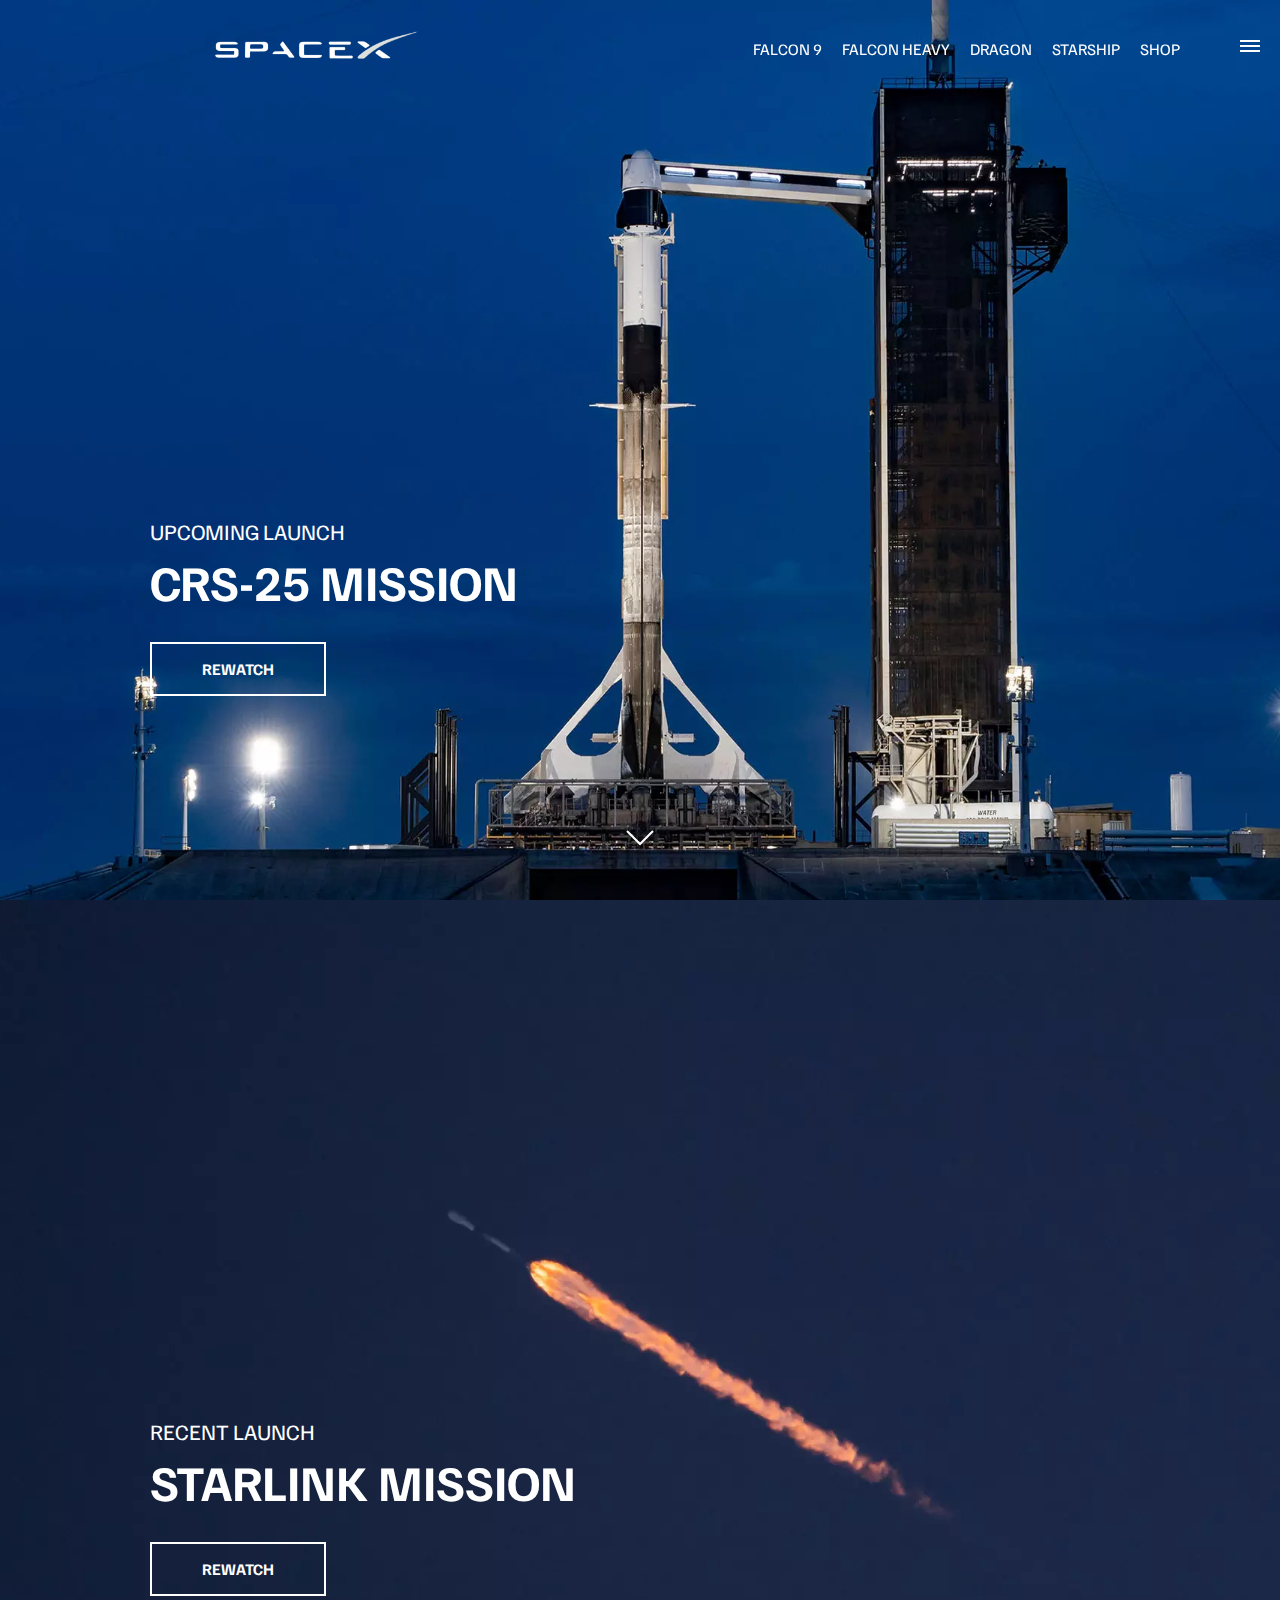
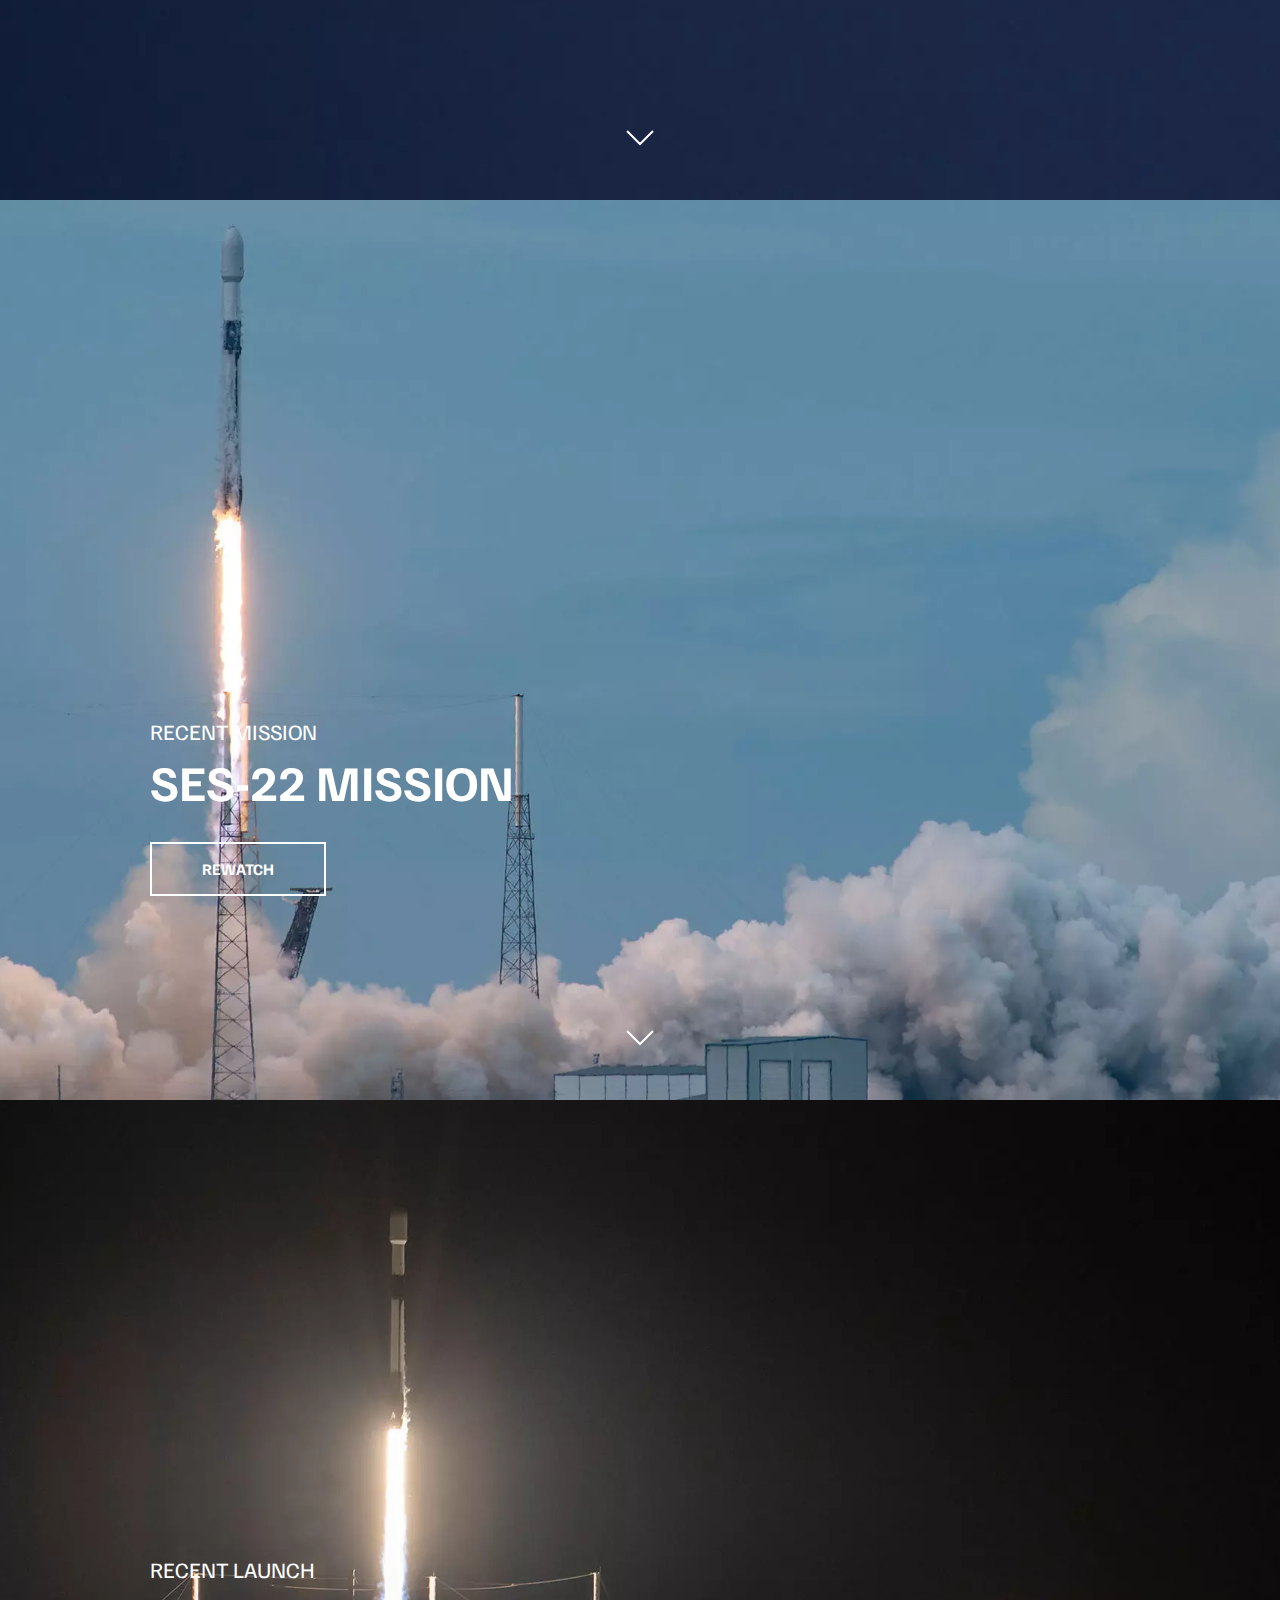
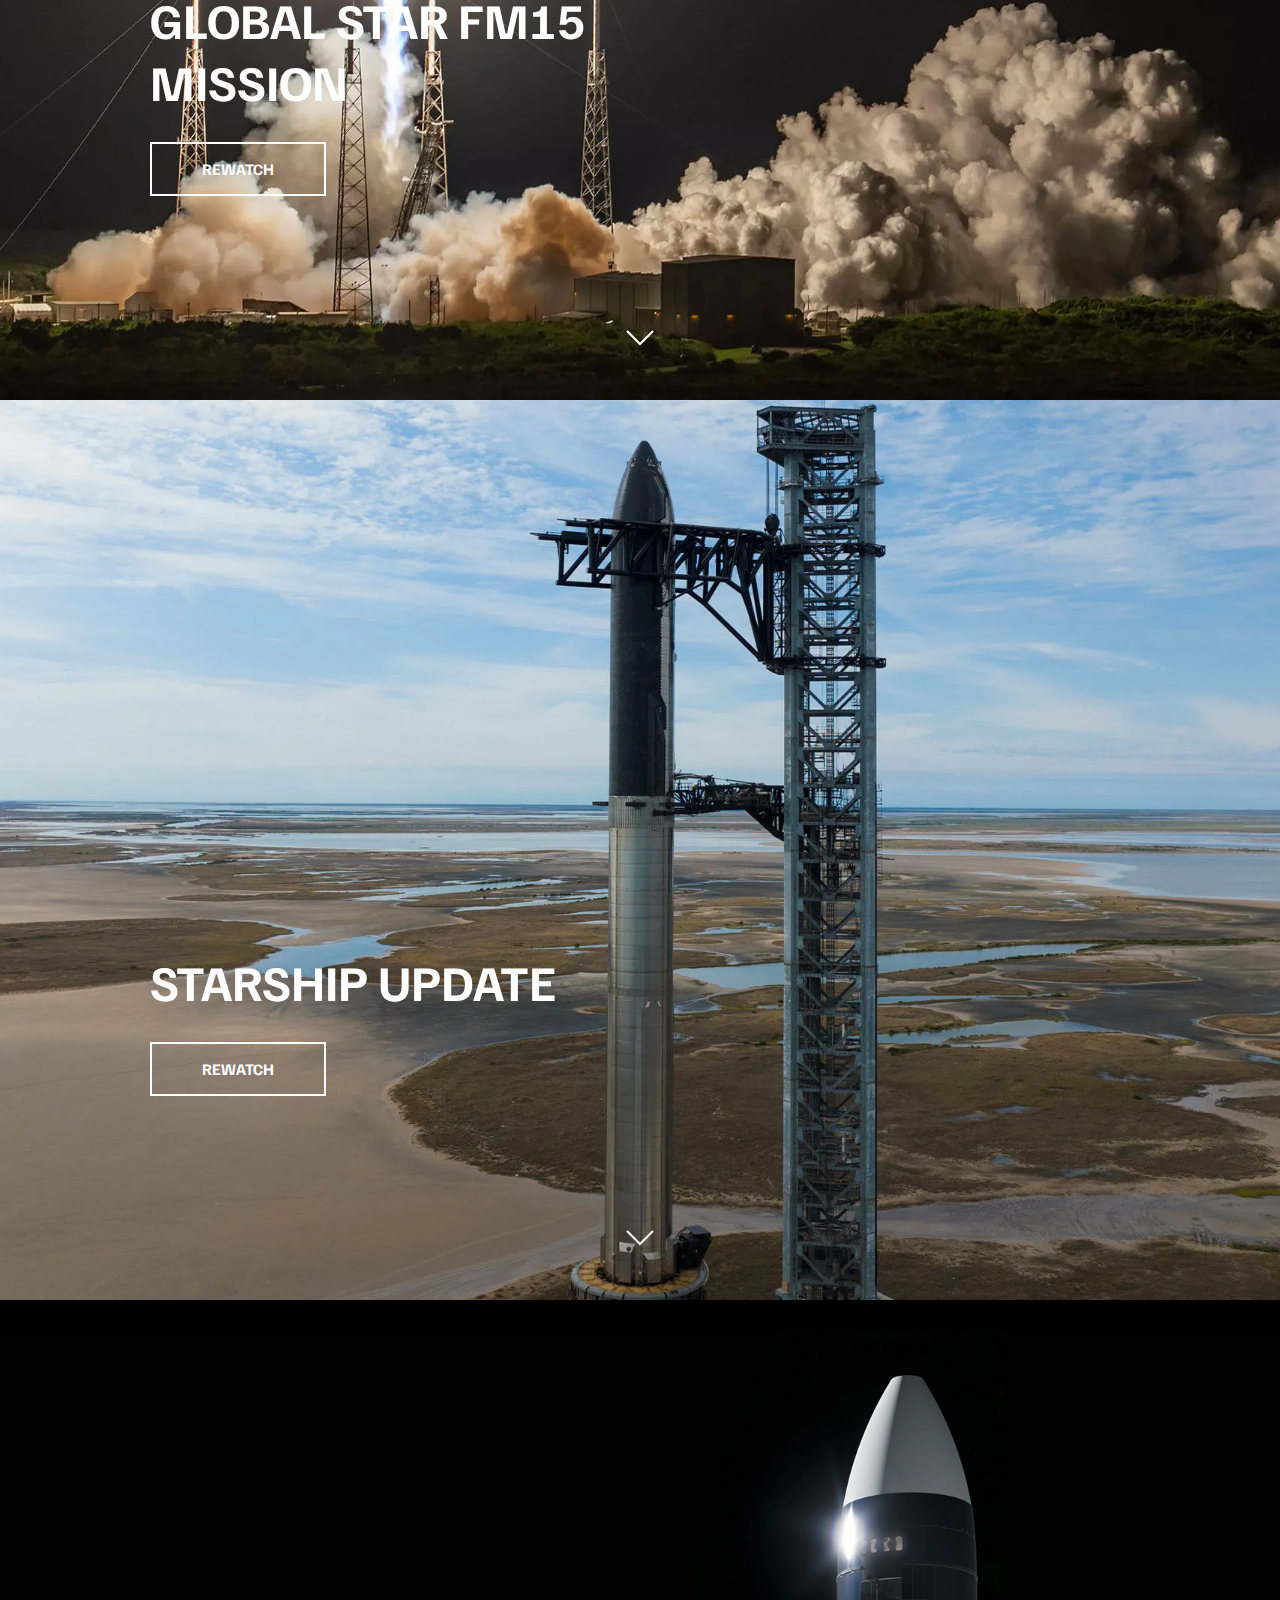
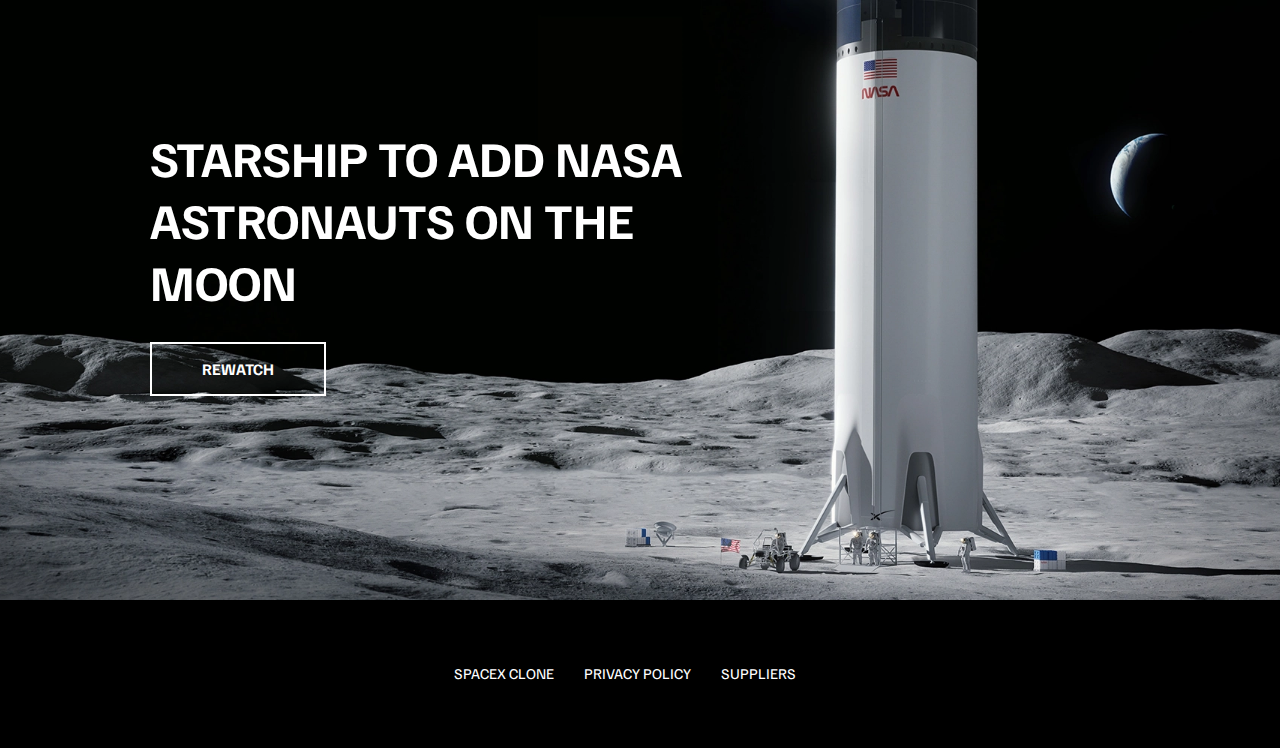
<file: spaceXClone/index.html>
<!DOCTYPE html>

<html lang="en">    
    <head>
        <meta charset="UTF-8">
        <meta name="viewport" content="width=device-width, initial-scale=1.0">
        <title>SpaceX Clone</title>
        <link rel="stylesheet" href="styles.css">
        <link rel="icon" href="image/favicon.ico" type="image/x-icon">
        <script src="script.js" defer></script>
    </head>

    <body>
        <div id="overlay"></div>
        <div id="mobile-menu" class="mobile-main-menu">
            <ul>
                <li><a href="#mission">Mission</a></li>
                <li><a href="#launches">Launches</a></li>
                <li><a href="#careers">Careers</a></li>
                <li><a href="#updates">Updates</a></li>

                <li class="mobile-only"><a href="falcon9.html">Falcon 9</a></li>
                <li class="mobile-only"><a href="falcon-heavy.html">Falcon Heavy</a></li>
                <li class="mobile-only"><a href="dragon.html">Dragon</a></li>
                <li class="mobile-only"><a href="starship.html">Starship</a></li>
                <li class="mobile-only"><a href="https://shop.spacex.com/" target="_blank" rel="noopener">Shop</a></li>
            </ul>
        </div>
        <header class="main-header">
            <div class="logo">
                <a href="index.html">
                    <img src="image/logo.png" alt="SpaceX Logo">
                </a>
            </div>
            <nav class="desktop-main-menu">
                <ul>
                    <li><a href="falcon9.html">Falcon 9</a></li>
                    <li><a href="falcon-heavy.html">Falcon Heavy</a></li>
                    <li><a href="dragon.html">Dragon</a></li>
                    <li><a href="starship.html">Starship</a></li>
                    <li><a href="https://shop.spacex.com/" target="_blank" rel="noopener">Shop</a></li>
                </ul>
            </nav>
        </header>

        <button id="menu-btn" class="hamburger" type="button">
            <span class="hamburger-top"></span>
            <span class="hamburger-mid"></span>
            <span class="hamburger-bot"></span>
        </button>

        <section class="section-a">
            <div class="section-inner">
                <h4>Upcoming launch</h4>
                <h2>CRS-25 Mission</h2>
                <a href="#" class="btn">
                    <div class="hover"></div>
                    <span>Rewatch</span>
                </a>
            </div>

            <div class="scroll-arrow">
                <svg width="30px" height="20px">
                    <path stroke="#ffffff" fill="none" stroke-width="2px" d="M2.000,5.000 L15.000,18.000 L28.000,5.000 "></path>
                </svg>
            </div>
        </section>

        <section class="section-b">
            <div class="section-inner">
                <h4>Recent launch</h4>
                <h2>Starlink Mission</h2>
                <a href="#" class="btn">
                    <div class="hover"></div>
                    <span>Rewatch</span>
                </a>
            </div>

            <div class="scroll-arrow">
                <svg width="30px" height="20px">
                    <path stroke="#ffffff" fill="none" stroke-width="2px" d="M2.000,5.000 L15.000,18.000 L28.000,5.000 "></path>
                </svg>
            </div>
        </section>

        <section class="section-c">
            <div class="section-inner">
                <h4>Recent Mission</h4>
                <h2>SES-22 Mission</h2>
                <a href="#" class="btn">
                    <div class="hover"></div>
                    <span>Rewatch</span>
                </a>
            </div>

            <div class="scroll-arrow">
                <svg width="30px" height="20px">
                    <path stroke="#ffffff" fill="none" stroke-width="2px" d="M2.000,5.000 L15.000,18.000 L28.000,5.000 "></path>
                </svg>
            </div>
        </section>

        <section class="section-d">
            <div class="section-inner">
                <h4>Recent launch</h4>
                <h2>Global Star FM15 Mission</h2>
                <a href="#" class="btn">
                    <div class="hover"></div>
                    <span>Rewatch</span>
                </a>
            </div>

            <div class="scroll-arrow">
                <svg width="30px" height="20px">
                    <path stroke="#ffffff" fill="none" stroke-width="2px" d="M2.000,5.000 L15.000,18.000 L28.000,5.000 "></path>
                </svg>
            </div>
        </section>

        <section class="section-e">
            <div class="section-inner">
                <h2>Starship Update</h2>
                <a href="#" class="btn">
                    <div class="hover"></div>
                    <span>Rewatch</span>
                </a>
            </div>

            <div class="scroll-arrow">
                <svg width="30px" height="20px">
                    <path stroke="#ffffff" fill="none" stroke-width="2px" d="M2.000,5.000 L15.000,18.000 L28.000,5.000 "></path>
                </svg>
            </div>
        </section>

        <section class="section-f">
            <div class="section-inner">
                <h2>Starship to add NASA astronauts on the moon</h2>
                <a href="#" class="btn">
                    <div class="hover"></div>
                    <span>Rewatch</span>
                </a>
            </div>
        </section>
    </body>

    <footer>
        <ul>
            <li><a href="#">SpaceX Clone</a></li>
            <li><a href="#policy">PRIVACY POLICY</a></li>
            <li><a href="#suppliers">SUPPLIERS</a></li>
        </ul>
    </footer>

</html>
</file>
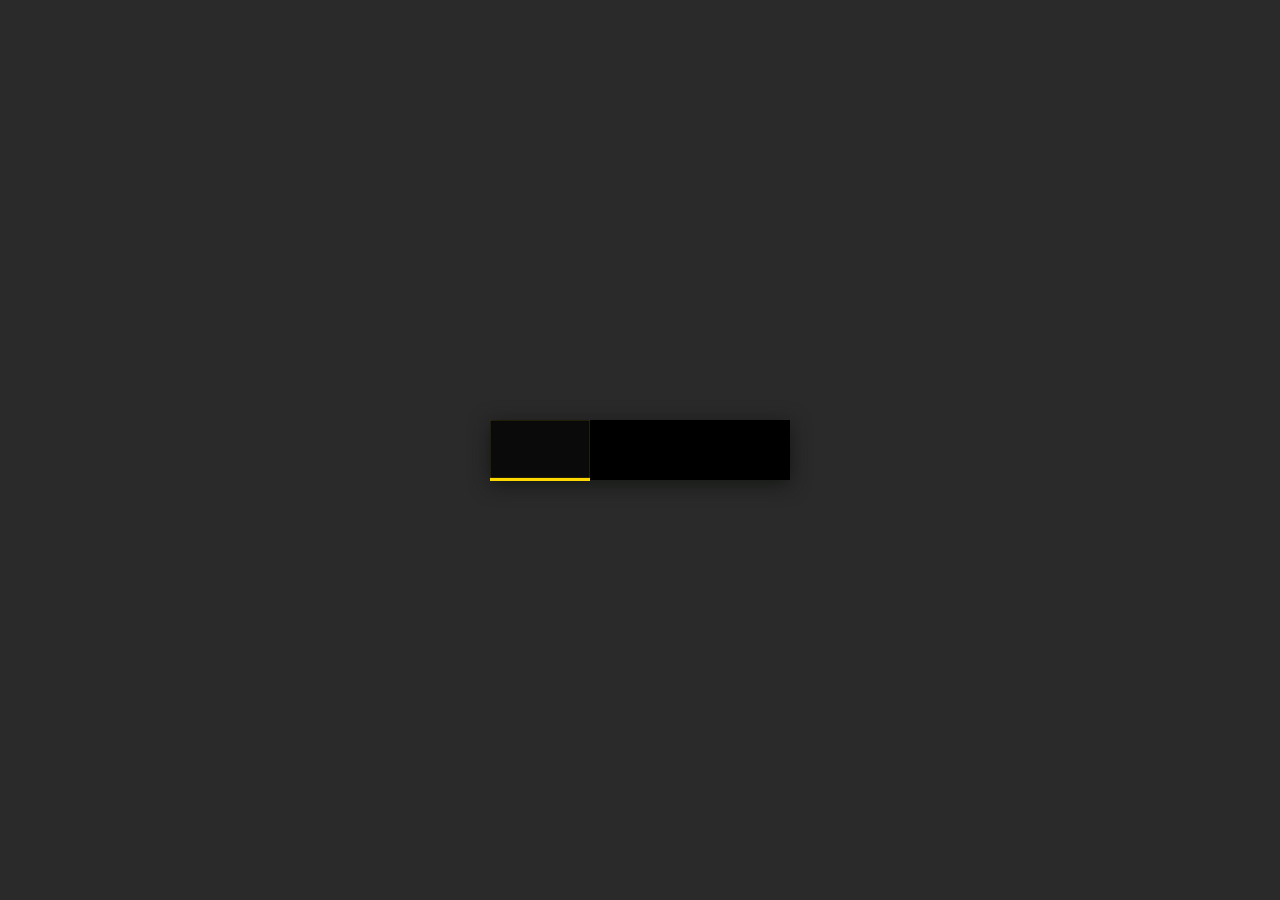
<file: Web Template/buttonGroup/index.html>
<!DOCTYPE html>
<html lang="en">
  <head>
    <meta charset="UTF-8" />
    <meta name="viewport" content="width=device-width, initial-scale=1.0" />
    <title>Document</title>
    <link rel="stylesheet" href="style.css" />
  </head>
  <body>
    <div class="btn-grp">
      <button class="active" data-num="0">
        <i class="fa fa-cut" aria-hidden="true"></i>
      </button>
      <button data-num="1">
        <i class="fa fa-copy" aria-hidden="true"></i>
      </button>
      <button data-num="2">
        <i class="fa fa-paste" aria-hidden="true"></i>
      </button>

      <div class="indicator"></div>
    </div>
    <script src="script.js"></script>
  </body>
</html>
</file>
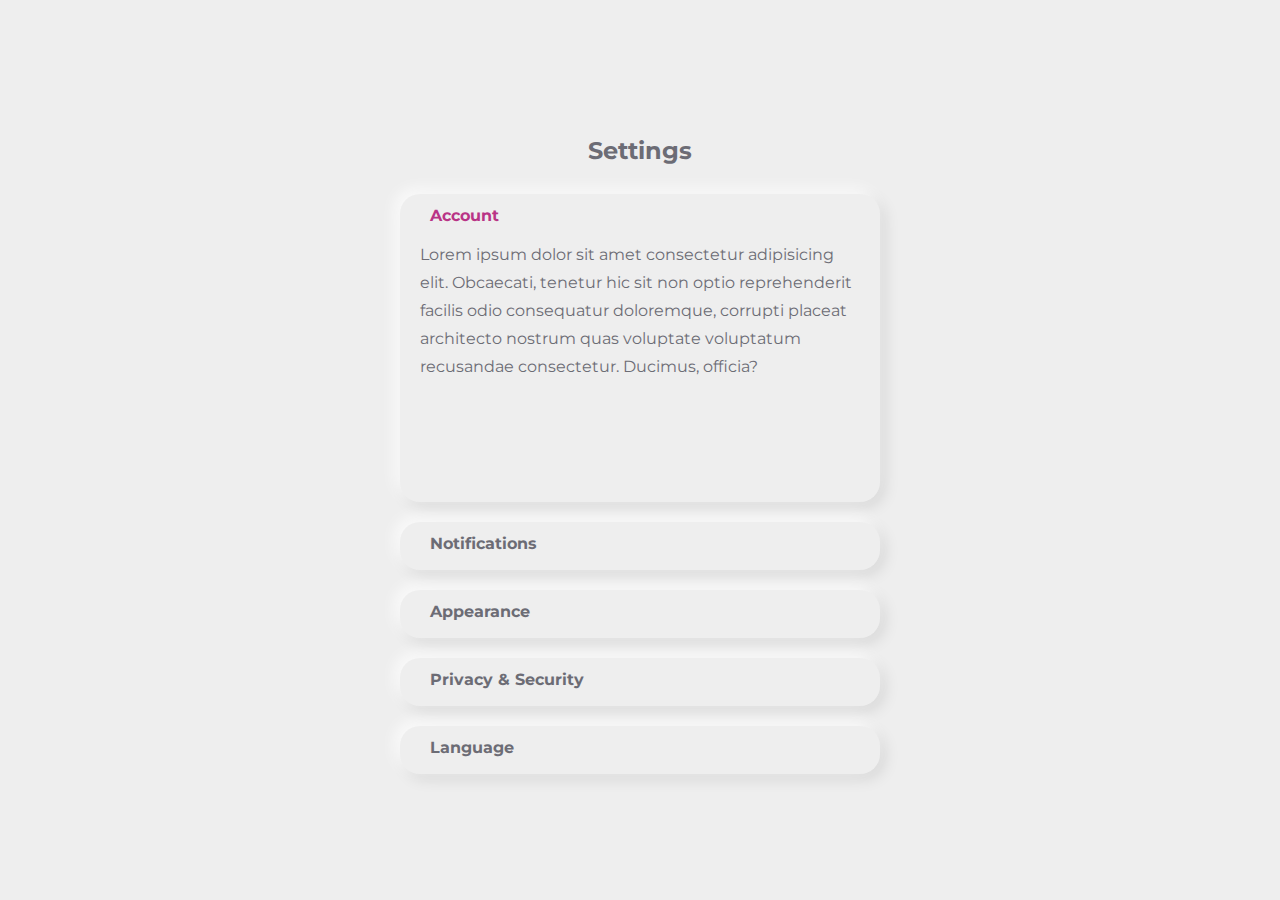
<file: Web Template/expandCard/index.html>
<!DOCTYPE html>
<html lang="en">
  <head>
    <meta charset="UTF-8" />
    <meta name="viewport" content="width=device-width, initial-scale=1.0" />
    <title>expand tab</title>
    <!--=============== FONT AWESOME ===============-->
    <link rel="stylesheet" href="styles.css" />
  </head>
  <body>
    <h2>Settings</h2>
    <div class="container">
      <div class="panel active">
        <div class="setting-title">
          <i class="fa-solid fa-user"></i>
          <h3>Account</h3>
        </div>
        <div class="setting-content">
          Lorem ipsum dolor sit amet consectetur adipisicing elit. Obcaecati,
          tenetur hic sit non optio reprehenderit facilis odio consequatur
          doloremque, corrupti placeat architecto nostrum quas voluptate
          voluptatum recusandae consectetur. Ducimus, officia?
        </div>
      </div>
      <div class="panel">
        <div class="setting-title">
          <i class="fa-solid fa-bell"></i>
          <h3>Notifications</h3>
        </div>
        <div class="setting-content">
          Lorem ipsum dolor sit amet consectetur adipisicing elit. Obcaecati,
          tenetur hic sit non optio reprehenderit facilis odio consequatur
          doloremque, corrupti placeat architecto nostrum quas voluptate
          voluptatum recusandae consectetur. Ducimus, officia?
        </div>
      </div>
      <div class="panel">
        <div class="setting-title">
          <i class="fa-solid fa-eye"></i>
          <h3>Appearance</h3>
        </div>
        <div class="setting-content">
          Lorem ipsum dolor sit amet consectetur adipisicing elit. Obcaecati,
          tenetur hic sit non optio reprehenderit facilis odio consequatur
          doloremque, corrupti placeat architecto nostrum quas voluptate
          voluptatum recusandae consectetur. Ducimus, officia?
        </div>
      </div>
      <div class="panel">
        <div class="setting-title">
          <i class="fa-solid fa-lock"></i>
          <h3>Privacy & Security</h3>
        </div>
        <div class="setting-content">
          Lorem ipsum dolor sit amet consectetur adipisicing elit. Obcaecati,
          tenetur hic sit non optio reprehenderit facilis odio consequatur
          doloremque, corrupti placeat architecto nostrum quas voluptate
          voluptatum recusandae consectetur. Ducimus, officia?
        </div>
      </div>
      <div class="panel">
        <div class="setting-title">
          <i class="fa-solid fa-earth-africa"></i>
          <h3>Language</h3>
        </div>
        <div class="setting-content">
          Lorem ipsum dolor sit amet consectetur adipisicing elit. Obcaecati,
          tenetur hic sit non optio reprehenderit facilis odio consequatur
          doloremque, corrupti placeat architecto nostrum quas voluptate
          voluptatum recusandae consectetur. Ducimus, officia?
        </div>
      </div>
    </div>

    <script src="script.js"></script>
  </body>
</html>
</file>
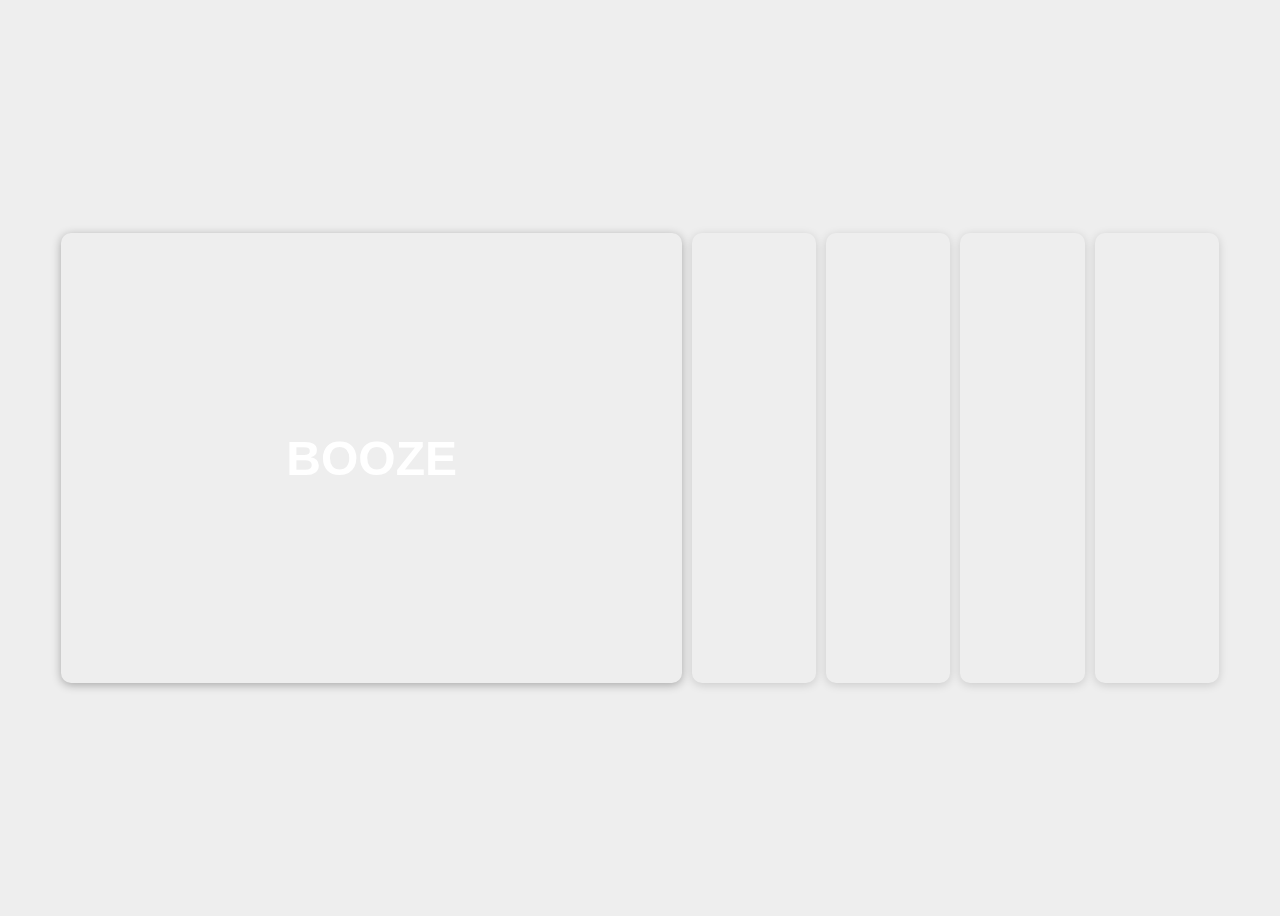
<file: Web Template/flexboxPanel/index.html>
<!DOCTYPE html>
<html lang="en">
  <head>
    <meta charset="UTF-8" />
    <meta name="viewport" content="width=device-width, initial-scale=1.0" />
    <title>panel</title>
    <link rel="stylesheet" href="style.css" />
  </head>
  <body>
    <div class="panels">
      <div class="panel active">
        <h1>Booze</h1>
      </div>
      <div class="panel">
        <h1>Pinball</h1>
      </div>
      <div class="panel">
        <h1>Smoothies</h1>
      </div>
      <div class="panel">
        <h1>Dogs</h1>
      </div>
      <div class="panel">
        <h1>Cigarettes</h1>
      </div>
    </div>
    <script src="script.js"></script>
  </body>
</html>
</file>
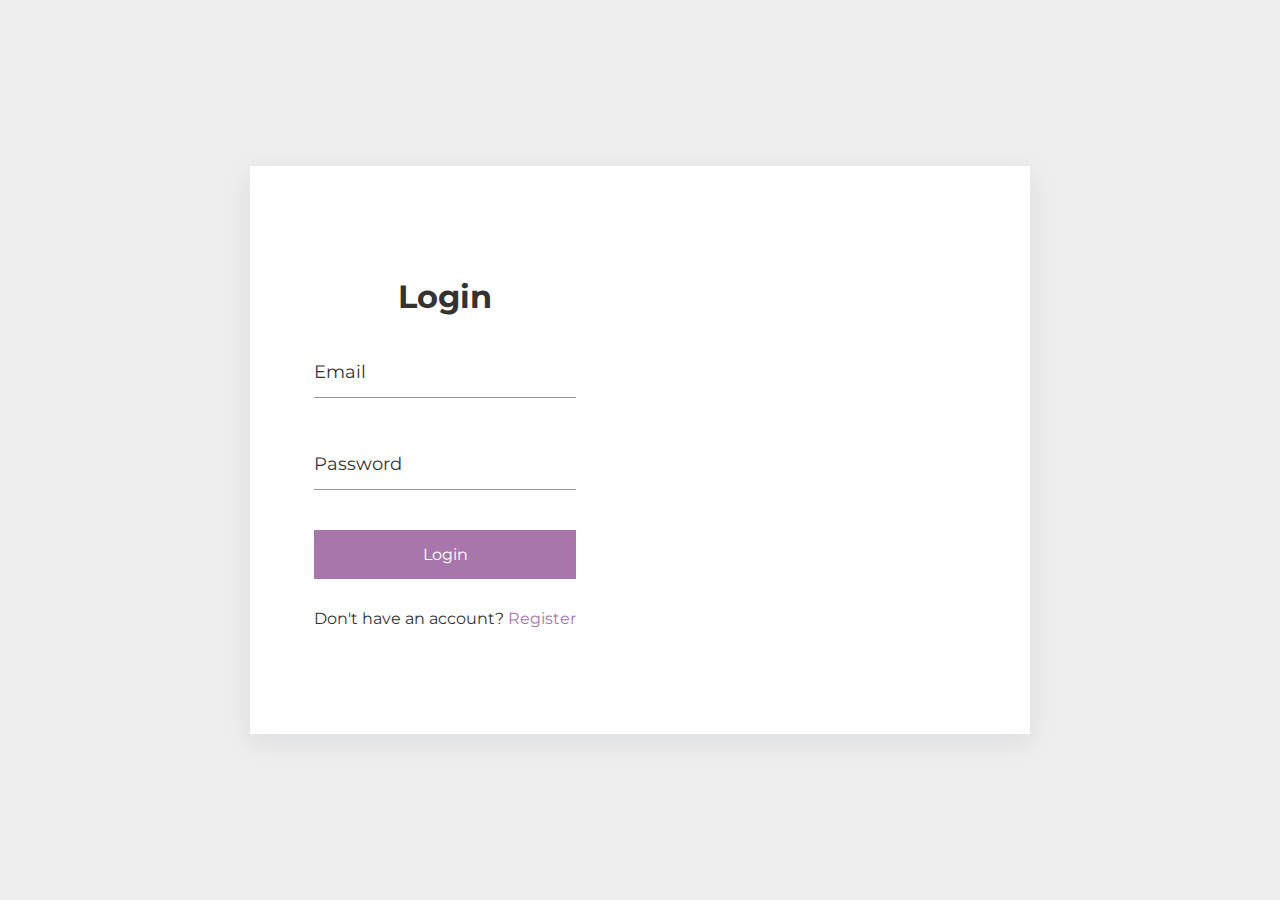
<file: Web Template/loginForm/index.html>
<!DOCTYPE html>
<html lang="en">
  <head>
    <meta charset="UTF-8" />
    <meta name="viewport" content="width=device-width, initial-scale=1.0" />
    <title>sign-in</title>
    <link rel="stylesheet" href="style.css" />
  </head>
  <body>
    <div class="container">
      <div class="form-panel">
        <h1>Login</h1>
        <form>
          <div class="form-control">
            <input type="email" required />
            <label>Email</label>
          </div>
          <div class="form-control">
            <input type="password" required />
            <label>Password</label>
          </div>
          <button class="btn">Login</button>
          <p class="text">Don't have an account? <a href="#">Register</a></p>
        </form>
      </div>
      <div class="picture-panel"></div>
    </div>
  </body>
  <script src="script.js"></script>
</html>
</file>
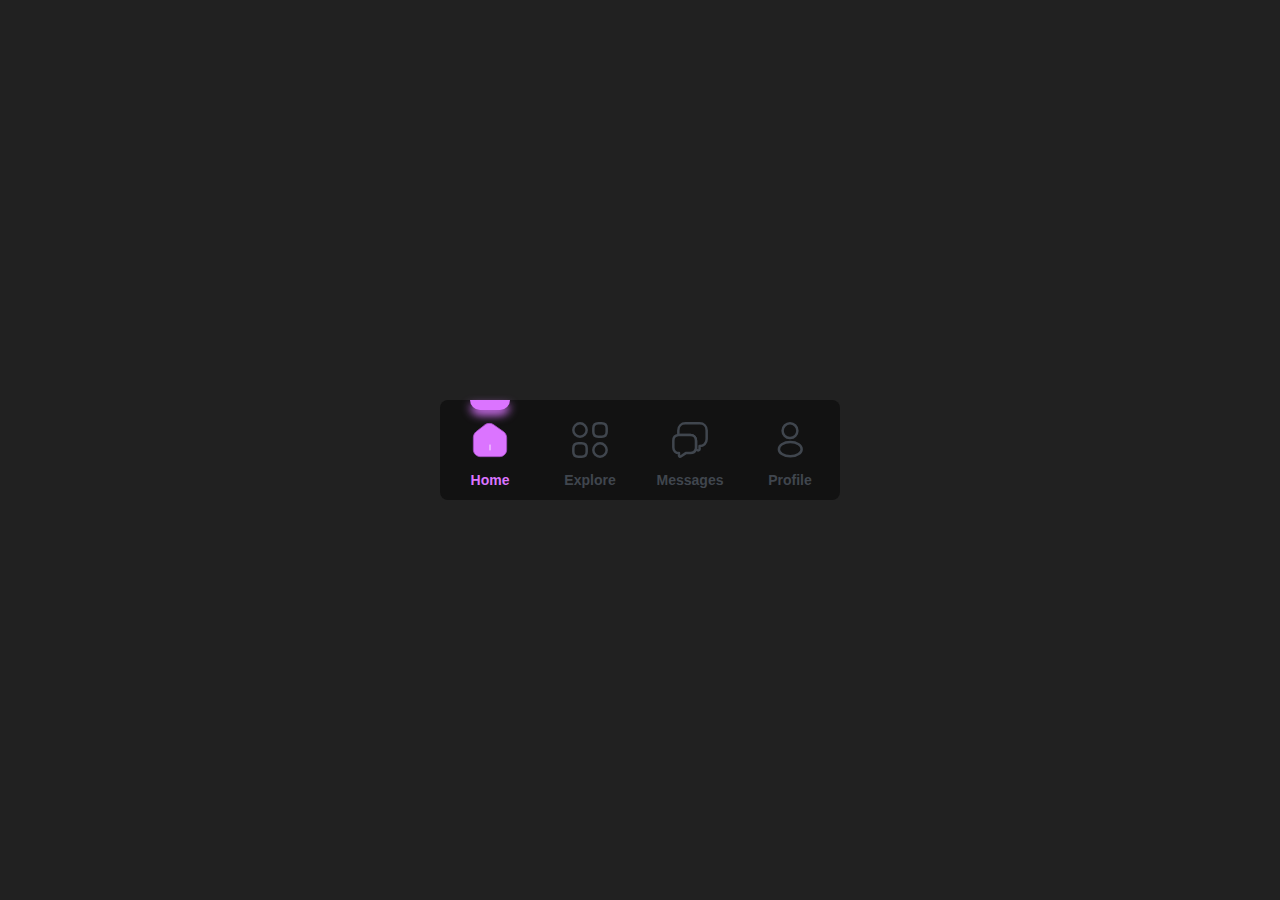
<file: Web Template/naivigationTabBottom/index.html>
<!DOCTYPE html>
<html lang="en">
  <head>
    <meta charset="UTF-8" />
    <meta name="viewport" content="width=device-width, initial-scale=1.0" />
    <title>navigation</title>
    <link rel="stylesheet" href="style.css" />
  </head>
  <body>
    <nav>
      <ul>
        <div class="border-effect"></div>
        <li id="home" class="active">
          <svg
            class="active-fill"
            id="home-icon"
            width="24"
            height="24"
            viewBox="0 0 24 24"
            xmlns="http://www.w3.org/2000/svg">
            <path
              d="M9.02 2.84004L3.63 7.04004C2.73 7.74004 2 9.23004 2 10.36V17.77C2 20.09 3.89 21.99 6.21 21.99H17.79C20.11 21.99 22 20.09 22 17.78V10.5C22 9.29004 21.19 7.74004 20.2 7.05004L14.02 2.72004C12.62 1.74004 10.37 1.79004 9.02 2.84004Z"
              stroke-width="1.5"
              stroke-linecap="round"
              stroke-linejoin="round" />
            <path
              id="home-no-touch"
              d="M12 17.99V14.99"
              stroke="white"
              stroke-width="1.5"
              stroke-linecap="round"
              stroke-linejoin="round" />
          </svg>

          <p>Home</p>
        </li>
        <li id="explore">
          <svg
            id="explore-icon"
            width="24"
            height="24"
            viewBox="0 0 24 24"
            xmlns="http://www.w3.org/2000/svg">
            <defs>
              <linearGradient id="my-cool-gradient" x2="1" y2="1">
                <stop offset="5%" stop-color="black" />
                <stop offset="95%" stop-color="black" />
              </linearGradient>
            </defs>
            <path
              d="M17 10H19C21 10 22 9 22 7V5C22 3 21 2 19 2H17C15 2 14 3 14 5V7C14 9 15 10 17 10Z"
              stroke-width="1.5"
              stroke-miterlimit="10"
              stroke-linecap="round"
              stroke-linejoin="round" />
            <path
              d="M5 22H7C9 22 10 21 10 19V17C10 15 9 14 7 14H5C3 14 2 15 2 17V19C2 21 3 22 5 22Z"
              stroke-width="1.5"
              stroke-miterlimit="10"
              stroke-linecap="round"
              stroke-linejoin="round" />
            <path
              d="M6 10C8.20914 10 10 8.20914 10 6C10 3.79086 8.20914 2 6 2C3.79086 2 2 3.79086 2 6C2 8.20914 3.79086 10 6 10Z"
              stroke-width="1.5"
              stroke-miterlimit="10"
              stroke-linecap="round"
              stroke-linejoin="round" />
            <path
              d="M18 22C20.2091 22 22 20.2091 22 18C22 15.7909 20.2091 14 18 14C15.7909 14 14 15.7909 14 18C14 20.2091 15.7909 22 18 22Z"
              stroke-width="1.5"
              stroke-miterlimit="10"
              stroke-linecap="round"
              stroke-linejoin="round" />
          </svg>
          <p>Explore</p>
        </li>
        <li id="messages">
          <svg
            id="messages-icon"
            width="24"
            height="24"
            viewBox="0 0 24 24"
            xmlns="http://www.w3.org/2000/svg">
            <defs>
              <linearGradient id="my-cool-gradient" x2="1" y2="1">
                <stop offset="5%" stop-color="black" />
                <stop offset="95%" stop-color="black" />
              </linearGradient>
            </defs>
            <path
              d="M22 6.25V11.35C22 12.62 21.58 13.69 20.83 14.43C20.09 15.18 19.02 15.6 17.75 15.6V17.41C17.75 18.09 16.99 18.5 16.43 18.12L15.46 17.48C15.55 17.17 15.59 16.83 15.59 16.47V12.4C15.59 10.36 14.23 9 12.19 9H5.39999C5.25999 9 5.13 9.01002 5 9.02002V6.25C5 3.7 6.7 2 9.25 2H17.75C20.3 2 22 3.7 22 6.25Z"
              stroke-width="1.5"
              stroke-miterlimit="10"
              stroke-linecap="round"
              stroke-linejoin="round" />
            <path
              d="M15.59 12.4V16.47C15.59 16.83 15.55 17.17 15.46 17.48C15.09 18.95 13.87 19.87 12.19 19.87H9.47L6.45 21.88C6 22.19 5.39999 21.86 5.39999 21.32V19.87C4.37999 19.87 3.53 19.53 2.94 18.94C2.34 18.34 2 17.49 2 16.47V12.4C2 10.5 3.18 9.19002 5 9.02002C5.13 9.01002 5.25999 9 5.39999 9H12.19C14.23 9 15.59 10.36 15.59 12.4Z"
              stroke-width="1.5"
              stroke-miterlimit="10"
              stroke-linecap="round"
              stroke-linejoin="round" />
          </svg>
          <p>Messages</p>
        </li>
        <li id="profile">
          <svg
            id="profile-icon"
            width="24"
            height="24"
            viewBox="0 0 24 24"
            xmlns="http://www.w3.org/2000/svg">
            <defs>
              <linearGradient id="my-cool-gradient" x2="1" y2="1">
                <stop offset="5%" stop-color="black" />
                <stop offset="95%" stop-color="black" />
              </linearGradient>
            </defs>
            <path
              d="M12.1601 10.87C12.0601 10.86 11.9401 10.86 11.8301 10.87C9.45006 10.79 7.56006 8.84 7.56006 6.44C7.56006 3.99 9.54006 2 12.0001 2C14.4501 2 16.4401 3.99 16.4401 6.44C16.4301 8.84 14.5401 10.79 12.1601 10.87Z"
              stroke-width="1.5"
              stroke-linecap="round"
              stroke-linejoin="round" />
            <path
              d="M7.15997 14.56C4.73997 16.18 4.73997 18.82 7.15997 20.43C9.90997 22.27 14.42 22.27 17.17 20.43C19.59 18.81 19.59 16.17 17.17 14.56C14.43 12.73 9.91997 12.73 7.15997 14.56Z"
              stroke-width="1.5"
              stroke-linecap="round"
              stroke-linejoin="round" />
          </svg>
          <p>Profile</p>
        </li>
      </ul>
    </nav>
    <script src="script.js"></script>
  </body>
</html>
</file>
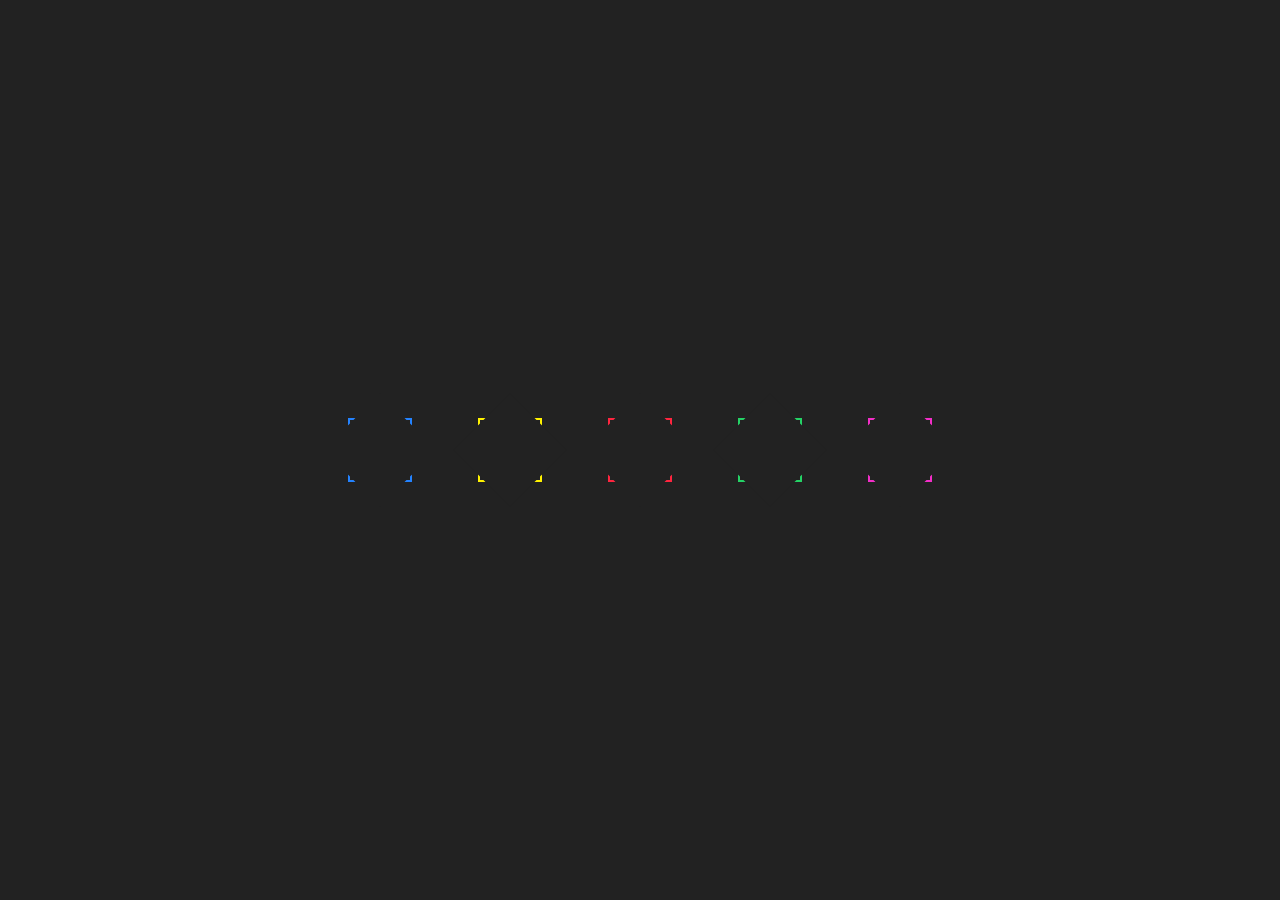
<file: Web Template/neonIcon/index.html>
<!DOCTYPE html>
<html lang="en">
  <head>
    <meta charset="UTF-8" />
    <meta name="viewport" content="width=device-width, initial-scale=1.0" />
    <title>icon nav</title>
    <link rel="stylesheet" href="style.css" />
  </head>
  <body>
    <ul>
      <li style="--clr: #2483ff">
        <a href="#">
          <i class="fa-solid fa-house"></i>
          <span>Home</span>
        </a>
      </li>

      <li style="--clr: #fff200">
        <a href="#">
          <i class="fa-solid fa-user"></i>
          <span>Profile</span>
        </a>
      </li>

      <li style="--clr: #ff253f">
        <a href="#">
          <i class="fa-solid fa-heart"></i>
          <span>Likes</span>
        </a>
      </li>

      <li style="--clr: #25d366">
        <a href="#">
          <i class="fa-solid fa-gear"></i>
          <span>Settings</span>
        </a>
      </li>

      <li style="--clr: #f32ec8">
        <a href="#">
          <i class="fa-solid fa-magnifying-glass"></i>
          <span>Search</span>
        </a>
      </li>
    </ul>
  </body>
</html>
</file>
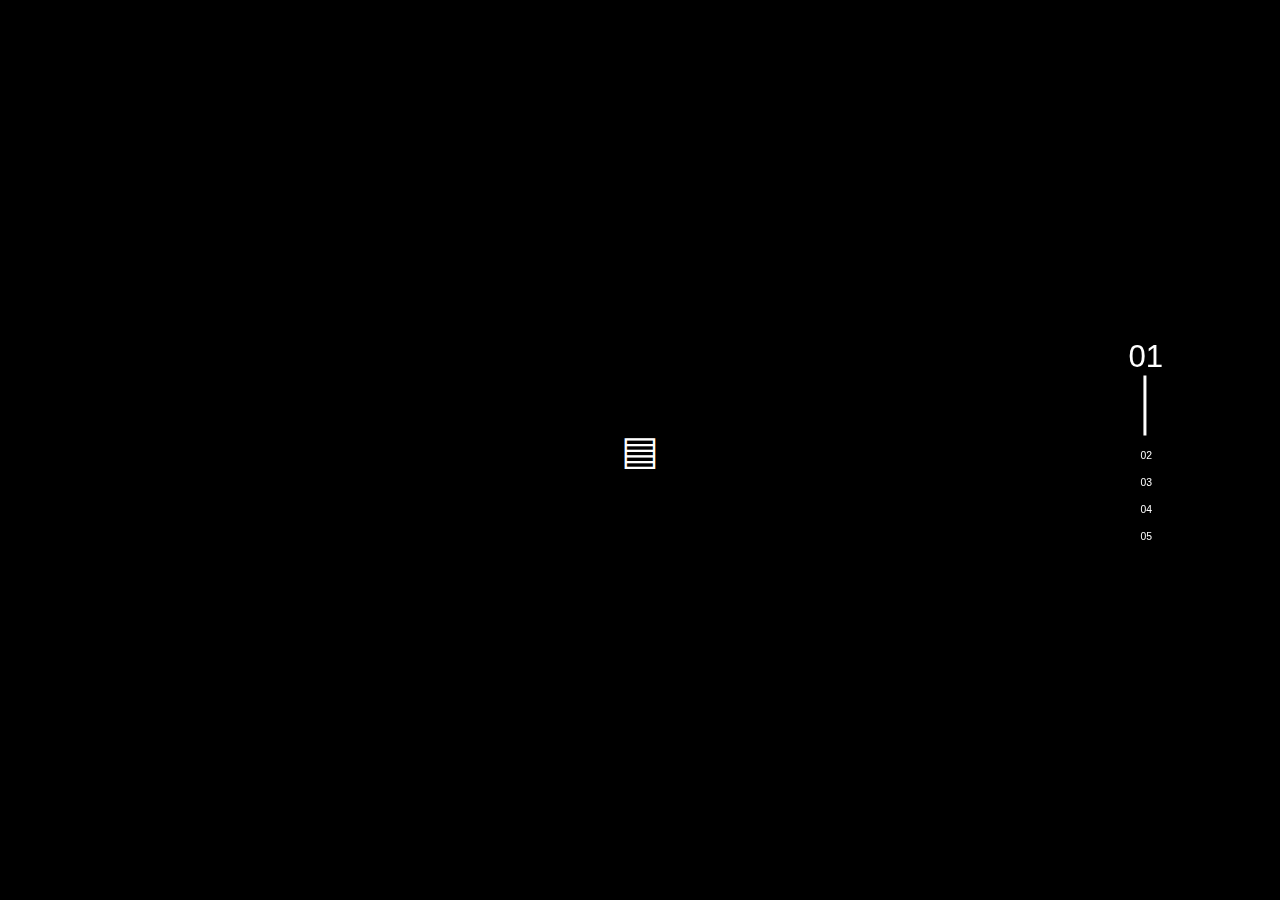
<file: Web Template/pageIndicator/index.html>
<!DOCTYPE html>
<html lang="en">
  <head>
    <meta charset="UTF-8" />
    <meta name="viewport" content="width=device-width, initial-scale=1.0" />
    <title>page scroll</title>
    <link rel="stylesheet" href="style.css" />
  </head>
  <body>
    <main>
      <ul class="slider">
        <li class="slide" data-index="0">▤</li>
        <li class="slide" data-index="1">▦</li>
        <li class="slide" data-index="2">◲</li>
        <li class="slide" data-index="3">⧄</li>
        <li class="slide" data-index="4">▧</li>
      </ul>
      <ul class="indicator">
        <li class="indicator-index">01</li>
        <li class="indicator-index">02</li>
        <li class="indicator-index">03</li>
        <li class="indicator-index">04</li>
        <li class="indicator-index">05</li>
      </ul>
    </main>
    <script src="script.js"></script>
  </body>
</html>
</file>
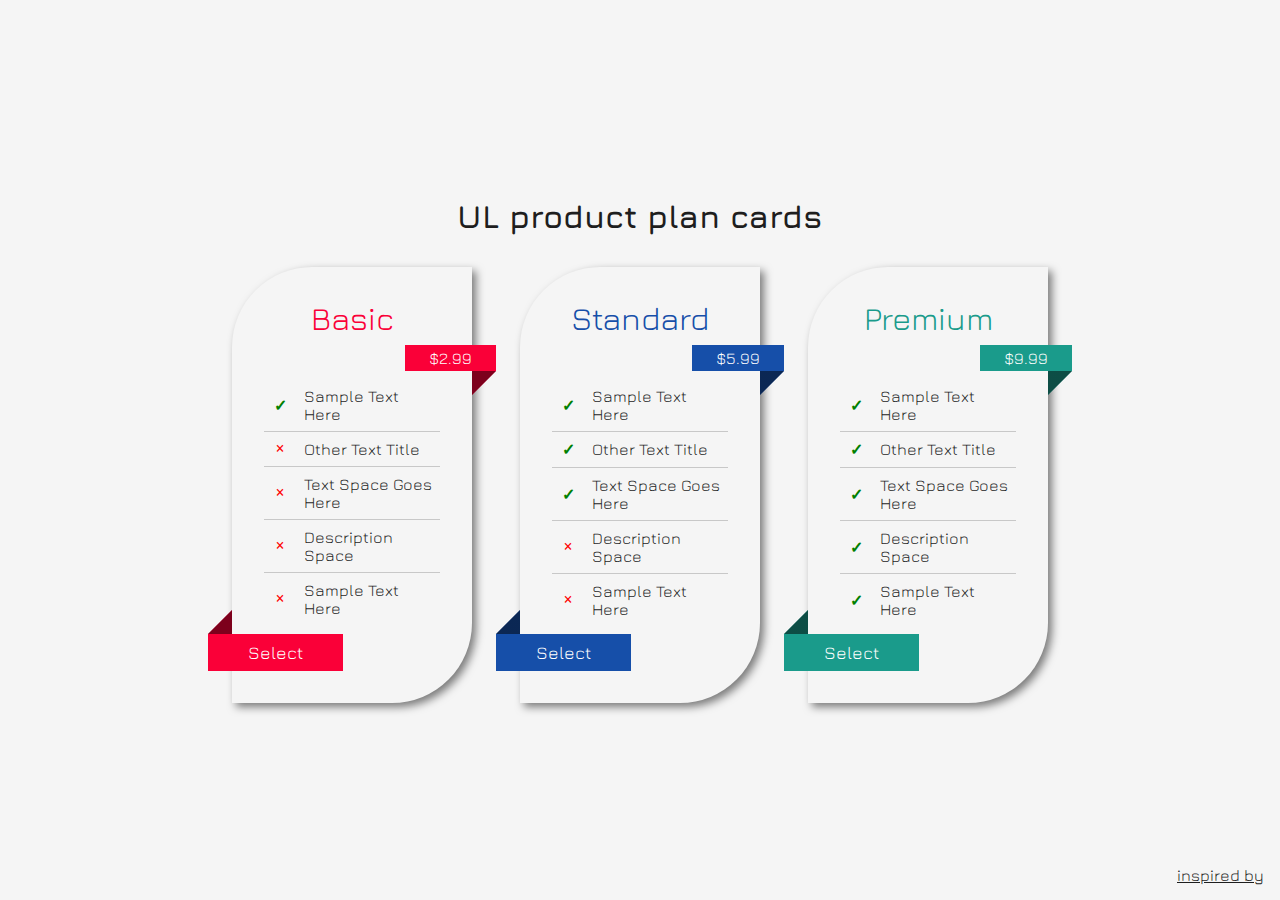
<file: Web Template/priceCard/index.html>
<!DOCTYPE html>
<html lang="en">
  <head>
    <meta charset="UTF-8" />
    <meta name="viewport" content="width=device-width, initial-scale=1.0" />
    <title>price card</title>
    <link rel="stylesheet" href="style.css" />
  </head>
  <body>
    <h1>UL product plan cards</h1>
    <ul class="product-plans">
      <li class="product-plan">
        <div class="title">Basic</div>
        <div class="price">$2.99</div>
        <ul class="features">
          <li class="check">Sample Text Here</li>
          <li class="cross">Other Text Title</li>
          <li class="cross">Text Space Goes Here</li>
          <li class="cross">Description Space</li>
          <li class="cross">Sample Text Here</li>
        </ul>
        <button class="btn">Select</button>
      </li>
      <li class="product-plan">
        <div class="title">Standard</div>
        <div class="price">$5.99</div>
        <ul class="features">
          <li class="check">Sample Text Here</li>
          <li class="check">Other Text Title</li>
          <li class="check">Text Space Goes Here</li>
          <li class="cross">Description Space</li>
          <li class="cross">Sample Text Here</li>
        </ul>
        <button class="btn">Select</button>
      </li>
      <li class="product-plan">
        <div class="title">Premium</div>
        <div class="price">$9.99</div>
        <ul class="features">
          <li class="check">Sample Text Here</li>
          <li class="check">Other Text Title</li>
          <li class="check">Text Space Goes Here</li>
          <li class="check">Description Space</li>
          <li class="check">Sample Text Here</li>
        </ul>
        <button class="btn">Select</button>
      </li>
    </ul>
    <div class="credits">
      <a
        target="_blank"
        href="https://www.freepik.com/free-vector/web-pricing-comparison-boxes-table-template_18786190.htm"
        >inspired by</a
      >
    </div>
  </body>
</html>
</file>
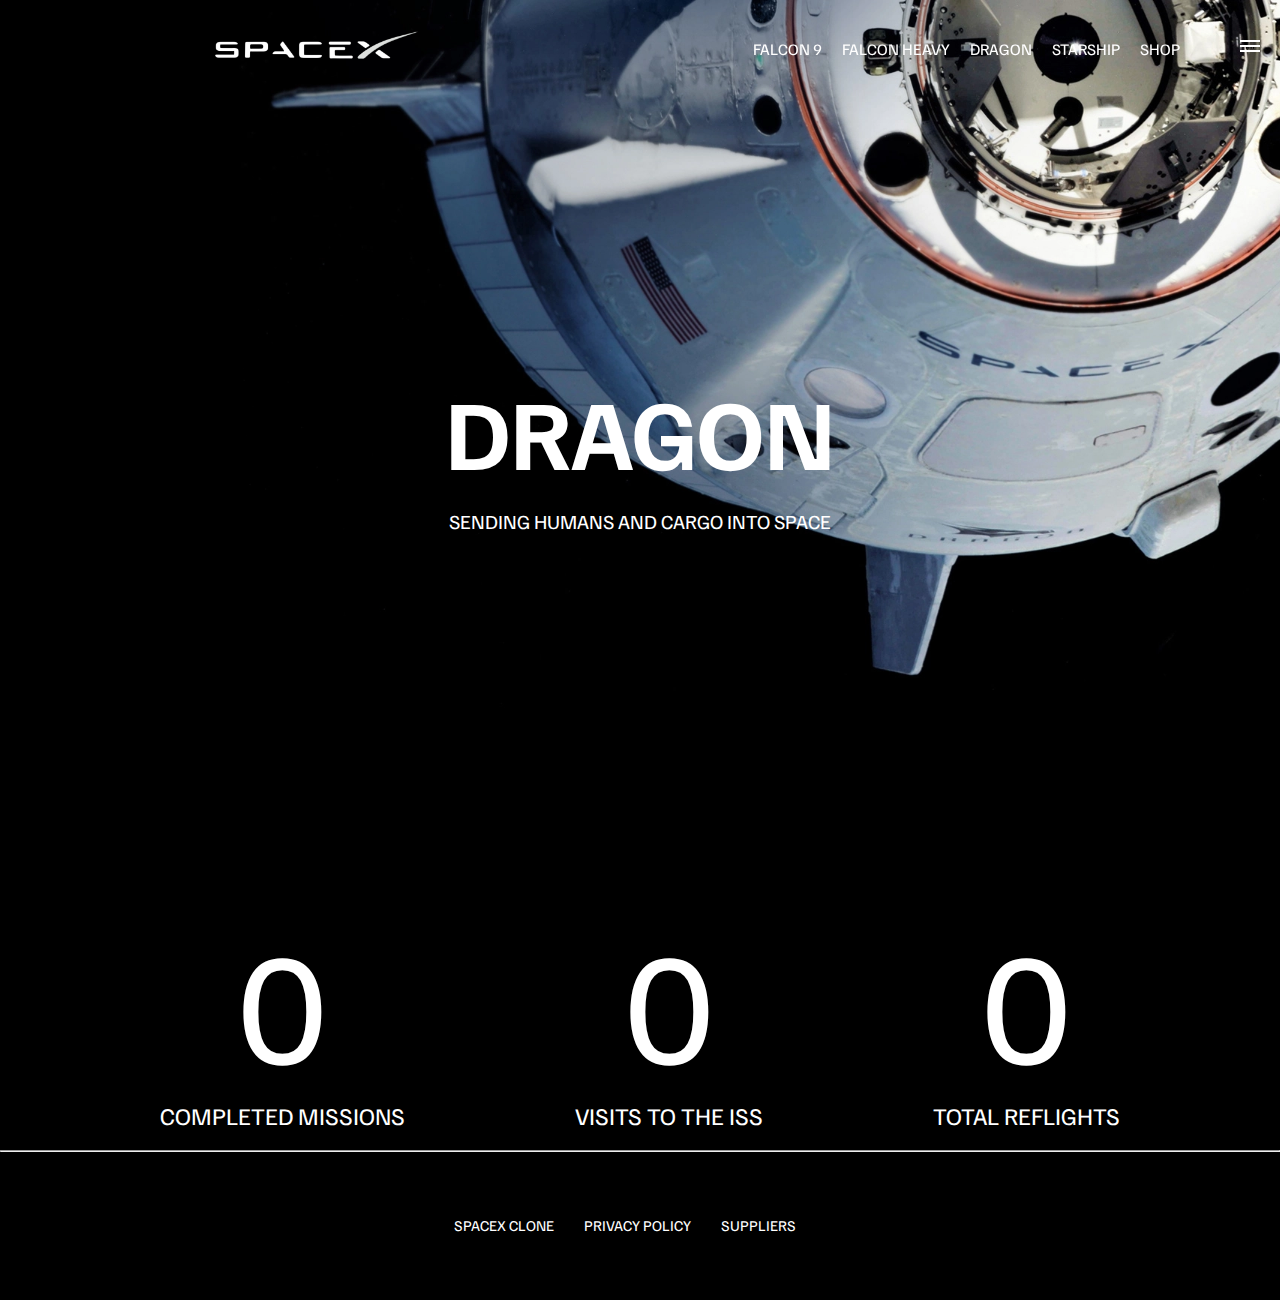
<file: spaceXClone/dragon.html>
<!DOCTYPE html>

<html lang="en">    
    <head>
        <meta charset="UTF-8">
        <meta name="viewport" content="width=device-width, initial-scale=1.0">
        <title>Space X - Dragon</title>
        <link rel="stylesheet" href="styles.css">
        <link rel="icon" href="image/favicon.ico" type="image/x-icon">
        <script src="script.js" defer></script>
    </head>

    <body>
        <div id="overlay"></div>
        <div id="mobile-menu" class="mobile-main-menu">
            <ul>
                <li><a href="#mission">Mission</a></li>
                <li><a href="#launches">Launches</a></li>
                <li><a href="#careers">Careers</a></li>
                <li><a href="#updates">Updates</a></li>

                <li class="mobile-only"><a href="falcon9.html">Falcon 9</a></li>
                <li class="mobile-only"><a href="falcon-heavy.html">Falcon Heavy</a></li>
                <li class="mobile-only"><a href="dragon.html">Dragon</a></li>
                <li class="mobile-only"><a href="starship.html">Starship</a></li>
                <li class="mobile-only"><a href="https://shop.spacex.com/" target="_blank" rel="noopener">Shop</a></li>
            </ul>
        </div>
        <header class="main-header">
            <div class="logo">
                <a href="index.html">
                    <img src="image/logo.png" alt="SpaceX Logo">
                </a>
            </div>
            <nav class="desktop-main-menu">
                <ul>
                    <li><a href="falcon9.html">Falcon 9</a></li>
                    <li><a href="falcon-heavy.html">Falcon Heavy</a></li>
                    <li><a href="dragon.html">Dragon</a></li>
                    <li><a href="starship.html">Starship</a></li>
                    <li><a href="https://shop.spacex.com/" target="_blank" rel="noopener">Shop</a></li>
                </ul>
            </nav>
        </header>

        <button id="menu-btn" class="hamburger" type="button">""
            <span class="hamburger-top"></span>
            <span class="hamburger-mid"></span>
            <span class="hamburger-bot"></span>
        </button>

        <section class="section-animate bg-dragon"></section>
        <div class="section-inner-center">
            <h3>Dragon</h3>
            <p>Sending humans and cargo into space</p>
        </div>

        <div class="stats">
            <div>
                <span class="counter" data-target="50">0</span>
                <h4>Completed Missions</h4>
            </div>

            <div>
                <span class="counter" data-target="45">0</span>
                <h4>Visits to the ISS</h4>
            </div>

            <div>
                <span class="counter" data-target="31">0</span>
                <h4>Total Reflights</h4>
            </div>
        </div>
        <br>
        <hr>

    <footer>
        <ul>
            <li><a href="#">SpaceX Clone</a></li>
            <li><a href="#policy">PRIVACY POLICY</a></li>
            <li><a href="#suppliers">SUPPLIERS</a></li>
        </ul>
    </footer>

</html>
</file>
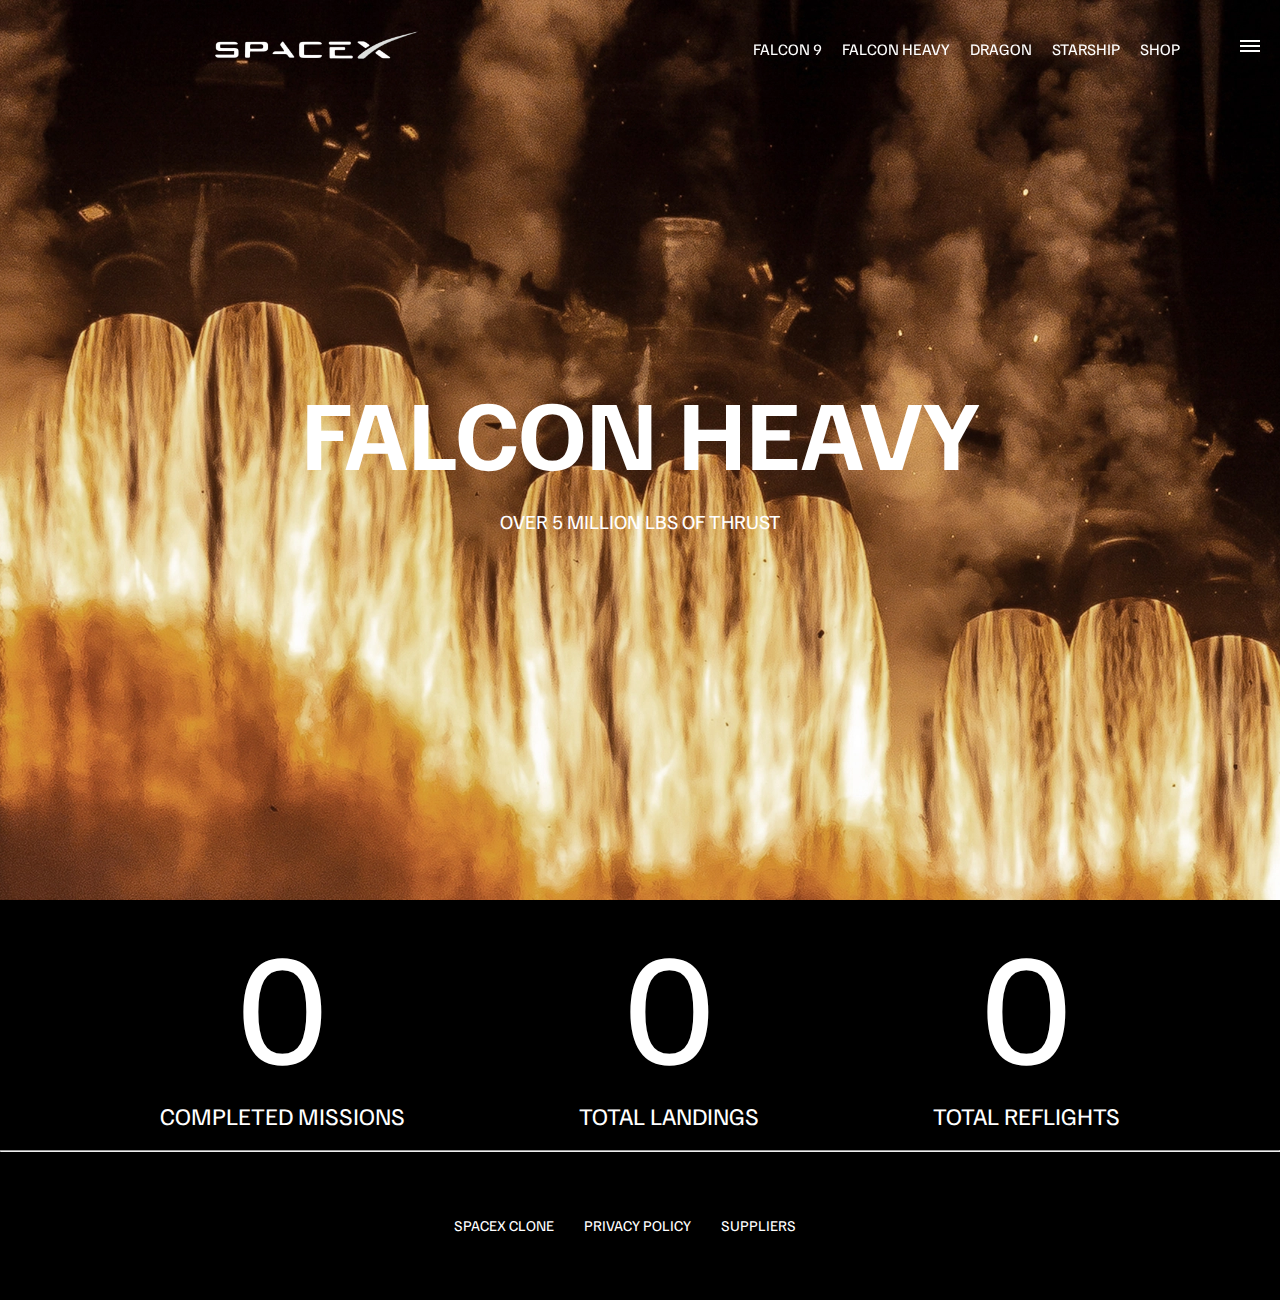
<file: spaceXClone/falcon-heavy.html>
<!DOCTYPE html>

<html lang="en">    
    <head>
        <meta charset="UTF-8">
        <meta name="viewport" content="width=device-width, initial-scale=1.0">
        <title>Space X - Falcon Heavy</title>
        <link rel="stylesheet" href="styles.css">
        <link rel="icon" href="image/favicon.ico" type="image/x-icon">
        <script src="script.js" defer></script>
    </head>

    <body>
        <div id="overlay"></div>
        <div id="mobile-menu" class="mobile-main-menu">
            <ul>
                <li><a href="#mission">Mission</a></li>
                <li><a href="#launches">Launches</a></li>
                <li><a href="#careers">Careers</a></li>
                <li><a href="#updates">Updates</a></li>

                <li class="mobile-only"><a href="falcon9.html">Falcon 9</a></li>
                <li class="mobile-only"><a href="falcon-heavy.html">Falcon Heavy</a></li>
                <li class="mobile-only"><a href="dragon.html">Dragon</a></li>
                <li class="mobile-only"><a href="starship.html">Starship</a></li>
                <li class="mobile-only"><a href="https://shop.spacex.com/" target="_blank" rel="noopener">Shop</a></li>
            </ul>
        </div>
        <header class="main-header">
            <div class="logo">
                <a href="index.html">
                    <img src="image/logo.png" alt="SpaceX Logo">
                </a>
            </div>
            <nav class="desktop-main-menu">
                <ul>
                    <li><a href="falcon9.html">Falcon 9</a></li>
                    <li><a href="falcon-heavy.html">Falcon Heavy</a></li>
                    <li><a href="dragon.html">Dragon</a></li>
                    <li><a href="starship.html">Starship</a></li>
                    <li><a href="https://shop.spacex.com/" target="_blank" rel="noopener">Shop</a></li>
                </ul>
            </nav>
        </header>

        <button id="menu-btn" class="hamburger" type="button">""
            <span class="hamburger-top"></span>
            <span class="hamburger-mid"></span>
            <span class="hamburger-bot"></span>
        </button>

        <section class="section-animate bg-falcon-heavy"></section>
        <div class="section-inner-center">
            <h3>Falcon Heavy</h3>
            <p>Over 5 million lbs of thrust</p>
        </div>

        <div class="stats">
            <div>
                <span class="counter" data-target="11">0</span>
                <h4>Completed Missions</h4>
            </div>

            <div>
                <span class="counter" data-target="19">0</span>
                <h4>Total Landings</h4>
            </div>

            <div>
                <span class="counter" data-target="16">0</span>
                <h4>Total Reflights</h4>
            </div>
        </div>
        <br>
        <hr>

    <footer>
        <ul>
            <li><a href="#">SpaceX Clone</a></li>
            <li><a href="#policy">PRIVACY POLICY</a></li>
            <li><a href="#suppliers">SUPPLIERS</a></li>
        </ul>
    </footer>

</html>
</file>
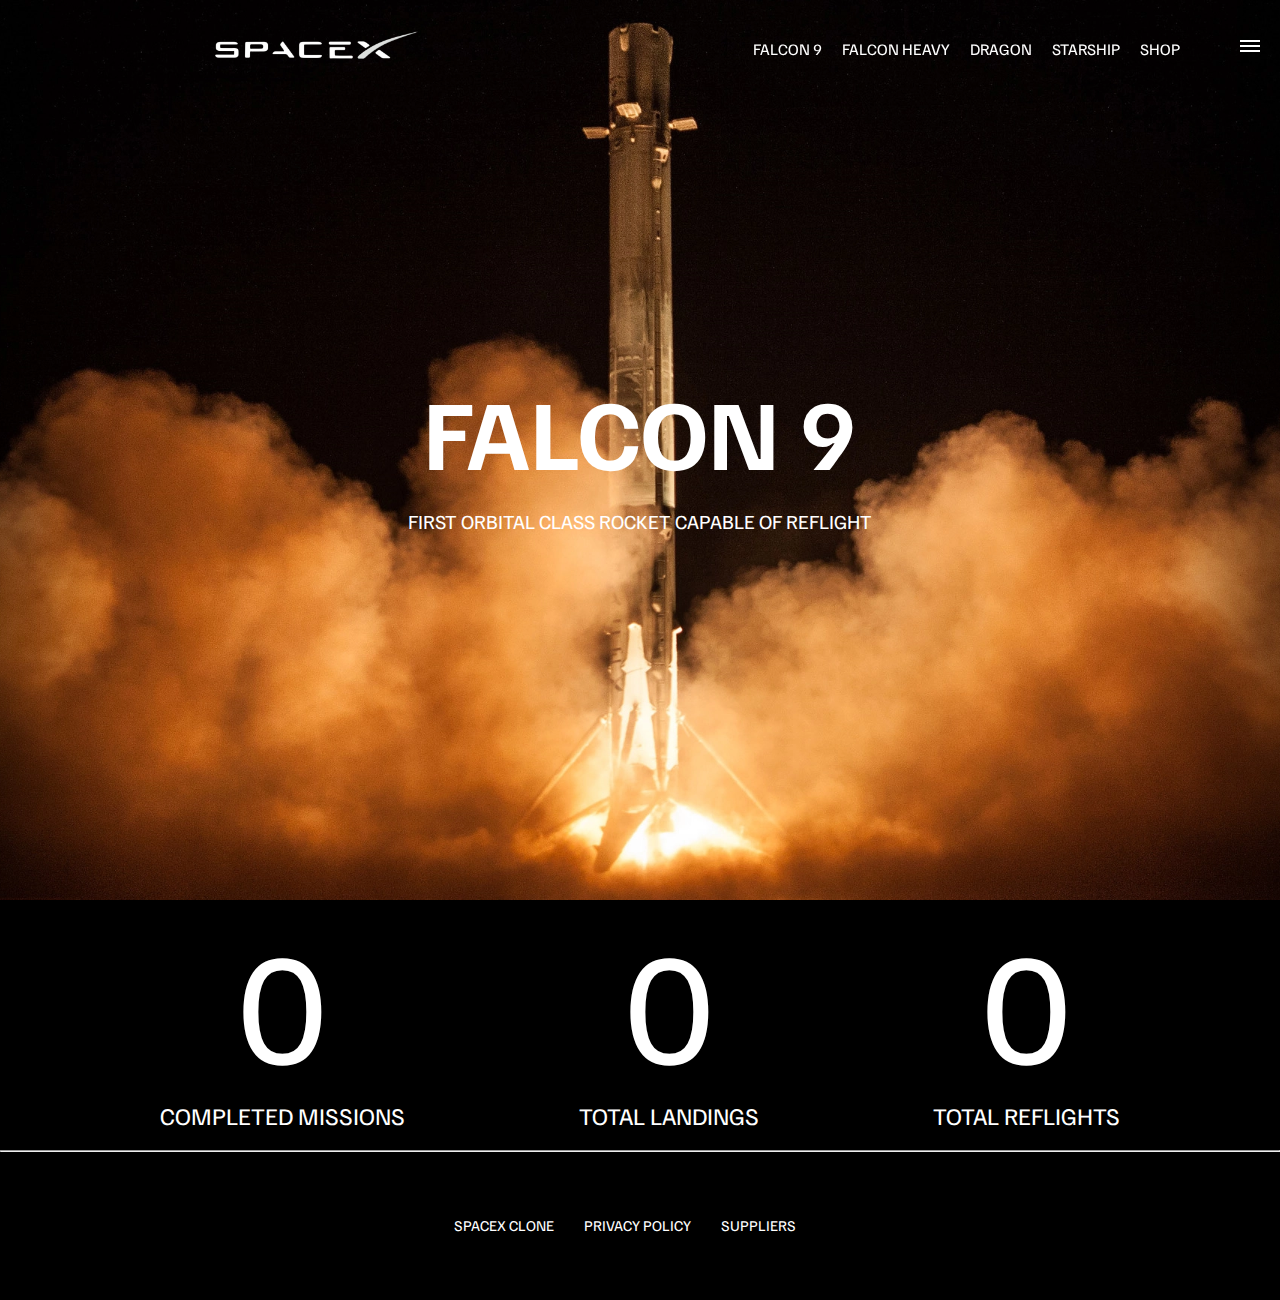
<file: spaceXClone/falcon9.html>
<!DOCTYPE html>

<html lang="en">    
    <head>
        <meta charset="UTF-8">
        <meta name="viewport" content="width=device-width, initial-scale=1.0">
        <title>Space X - Falcon 9</title>
        <link rel="stylesheet" href="styles.css">
        <link rel="icon" href="image/favicon.ico" type="image/x-icon">
        <script src="script.js" defer></script>
    </head>

    <body>
        <div id="overlay"></div>
        <div id="mobile-menu" class="mobile-main-menu">
            <ul>
                <li><a href="#mission">Mission</a></li>
                <li><a href="#launches">Launches</a></li>
                <li><a href="#careers">Careers</a></li>
                <li><a href="#updates">Updates</a></li>

                <li class="mobile-only"><a href="falcon9.html">Falcon 9</a></li>
                <li class="mobile-only"><a href="falcon-heavy.html">Falcon Heavy</a></li>
                <li class="mobile-only"><a href="dragon.html">Dragon</a></li>
                <li class="mobile-only"><a href="starship.html">Starship</a></li>
                <li class="mobile-only"><a href="https://shop.spacex.com/" target="_blank" rel="noopener">Shop</a></li>
            </ul>
        </div>
        <header class="main-header">
            <div class="logo">
                <a href="index.html">
                    <img src="image/logo.png" alt="SpaceX Logo">
                </a>
            </div>
            <nav class="desktop-main-menu">
                <ul>
                    <li><a href="falcon9.html">Falcon 9</a></li>
                    <li><a href="falcon-heavy.html">Falcon Heavy</a></li>
                    <li><a href="dragon.html">Dragon</a></li>
                    <li><a href="starship.html">Starship</a></li>
                    <li><a href="https://shop.spacex.com/" target="_blank" rel="noopener">Shop</a></li>
                </ul>
            </nav>
        </header>

        <button id="menu-btn" class="hamburger" type="button">""
            <span class="hamburger-top"></span>
            <span class="hamburger-mid"></span>
            <span class="hamburger-bot"></span>
        </button>

        <section class="section-animate bg-falcon-9"></section>
        <div class="section-inner-center">
            <h3>Falcon 9</h3>
            <p>First orbital class rocket capable of reflight</p>
        </div>

        <div class="stats">
            <div>
                <span class="counter" data-target="468">0</span>
                <h4>Completed Missions</h4>
            </div>

            <div>
                <span class="counter" data-target="423">0</span>
                <h4>Total Landings</h4>
            </div>

            <div>
                <span class="counter" data-target="394">0</span>
                <h4>Total Reflights</h4>
            </div>
        </div>
        <br>
        <hr>

    <footer>
        <ul>
            <li><a href="#">SpaceX Clone</a></li>
            <li><a href="#policy">PRIVACY POLICY</a></li>
            <li><a href="#suppliers">SUPPLIERS</a></li>
        </ul>
    </footer>

</html>
</file>
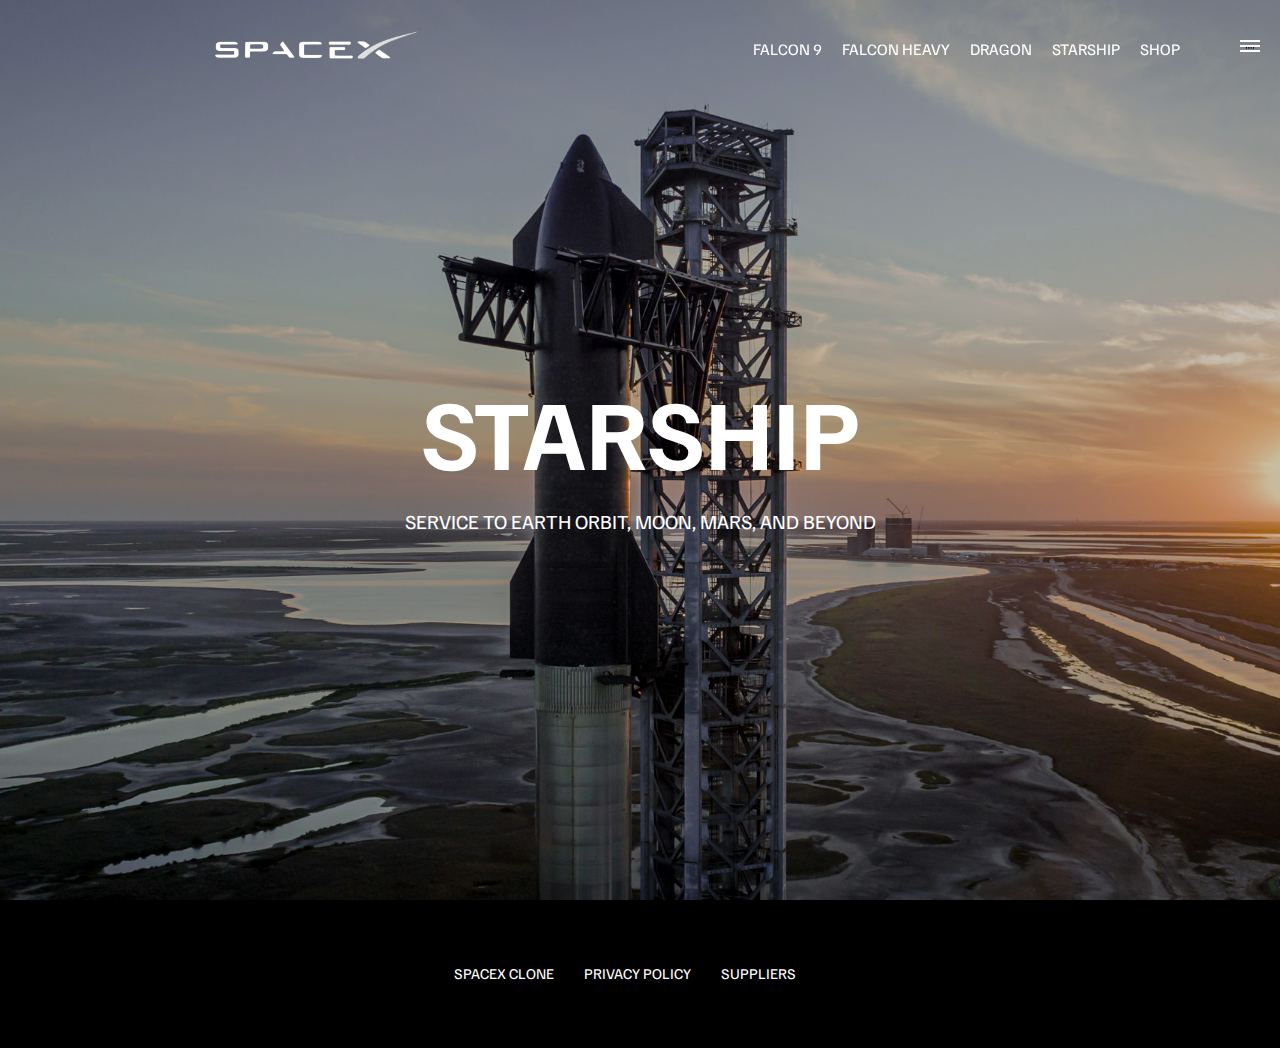
<file: spaceXClone/starship.html>
<!DOCTYPE html>

<html lang="en">    
    <head>
        <meta charset="UTF-8">
        <meta name="viewport" content="width=device-width, initial-scale=1.0">
        <title>Space X - Starship</title>
        <link rel="stylesheet" href="styles.css">
        <link rel="icon" href="image/favicon.ico" type="image/x-icon">
        <script src="script.js" defer></script>
    </head>

    <body>
        <div id="overlay"></div>
        <div id="mobile-menu" class="mobile-main-menu">
            <ul>
                <li><a href="#mission">Mission</a></li>
                <li><a href="#launches">Launches</a></li>
                <li><a href="#careers">Careers</a></li>
                <li><a href="#updates">Updates</a></li>

                <li class="mobile-only"><a href="falcon9.html">Falcon 9</a></li>
                <li class="mobile-only"><a href="falcon-heavy.html">Falcon Heavy</a></li>
                <li class="mobile-only"><a href="dragon.html">Dragon</a></li>
                <li class="mobile-only"><a href="starship.html">Starship</a></li>
                <li class="mobile-only"><a href="https://shop.spacex.com/" target="_blank" rel="noopener">Shop</a></li>
            </ul>
        </div>
        <header class="main-header">
            <div class="logo">
                <a href="index.html">
                    <img src="image/logo.png" alt="SpaceX Logo">
                </a>
            </div>
            <nav class="desktop-main-menu">
                <ul>
                    <li><a href="falcon9.html">Falcon 9</a></li>
                    <li><a href="falcon-heavy.html">Falcon Heavy</a></li>
                    <li><a href="dragon.html">Dragon</a></li>
                    <li><a href="starship.html">Starship</a></li>
                    <li><a href="https://shop.spacex.com/" target="_blank" rel="noopener">Shop</a></li>
                </ul>
            </nav>
        </header>

        <button id="menu-btn" class="hamburger" type="button">""
            <span class="hamburger-top"></span>
            <span class="hamburger-mid"></span>
            <span class="hamburger-bot"></span>
        </button>

        <section class="section-animate bg-starship"></section>
        <div class="section-inner-center">
            <h3>Starship</h3>
            <p>Service to Earth Orbit, Moon, Mars, and Beyond</p>
        </div>

    <footer>
        <ul>
            <li><a href="#">SpaceX Clone</a></li>
            <li><a href="#policy">PRIVACY POLICY</a></li>
            <li><a href="#suppliers">SUPPLIERS</a></li>
        </ul>
    </footer>

</html>
</file>
<file: spaceXClone/styles.css>
@import url('https://fonts.googleapis.com/css2?family=Familjen+Grotesk:ital,wght@0,400..700;1,400..700&display=swap');

*,
*::before,
*::after {
    margin: 0;
    padding: 0;
    box-sizing: border-box;
}

body {
    font-family: "Familjen Grotesk", sans-serif;
    background: #000;
    color: #fff;
}

a {
    text-decoration: none;
    color: #fff;
}

ul {
    list-style: none;
}

.main-header {
    position: fixed;
    top: -50px;
    left: 0;
    width: 100%;
    z-index: 3;
    display: flex;
    justify-content: space-between;
    align-items: center;
    text-transform: uppercase;
    height: 200px;
    padding: 0 30px;
}

.logo {
    width: 210px;
    height: auto;
}

.logo img {
    display: block;
    width: 100%;
    height: auto;
    margin-left: 185px;
}

.desktop-main-menu {
    margin-right: 50px;
}

.desktop-main-menu ul {
    display: flex;
}

.desktop-main-menu ul li {
    position: relative;
    margin-right: 20px;
    padding-bottom: 2px;
}

.desktop-main-menu ul li a::after {
    content: '';
    position: absolute;
    bottom: 0;
    left: 0;
    width: 100%;
    height: 1px;
    background: #fff;
    transform: scaleX(0);
    transition: transform 0.6s cubic-bezier(0.19, 1, 0.22, 1);
    transform-origin: right center;
}

.desktop-main-menu ul li a:hover::after {
    transform: scaleX(1);
    transform-origin: left center;
    transition-duration: 0.4s;
}

section {
    position: relative;
    height: 100vh;
    background-position: center center;
    background-repeat: no-repeat;
    background-size: cover;
    text-transform: uppercase;
}

.section-inner {
    position: absolute;
    bottom: 200px;
    left: 150px;
    max-width: 560px;
}

.section-inner h4 {
    font-size: 22px;
    margin-bottom: 5px;
    font-weight: 300;
    animation: fadeInUp 0.5s ease-in-out;
}

.section-inner h2 {
    font-size: 50px;
    font-weight: 700;
    margin-bottom: 20px;
    animation: fadeInUp 0.5s ease-in-out 0.2s;
    animation-fill-mode: both;
}

.section-inner a {
    animation: fadeInUp 0.5s ease-in-out 0.2s;
    animation-fill-mode: both;
}

.section-a {
    background-image: url("image/section-a.webp");
}

.section-b {
    background-image: url("image/section-b.webp");
}

.section-c {
    background-image: url("image/section-c.webp");
}

.section-d {
    background-image: url("image/section-d.webp");
}

.section-e {
    background-image: url("image/section-e.webp");
}

.section-f {
    background-image: url("image/section-f.webp");
}

.btn {
    position: relative;
    display: inline-block;
    cursor: pointer;
    text-align: center;
    min-width: 130px;
    padding: 15px 50px;
    margin-top: 10px;
    border: 2px solid #fff;
    text-transform: uppercase;
    font-weight: bold;
    overflow: hidden;
    z-index: 2;
}

.btn:hover span {
    color: #000;
}

.btn .hover {
    position: absolute;
    top: 0;
    left: 0;
    width: 100%;
    height: 100%;
    background-color: #fff;
    color: #000;
    z-index: -1;
    transform: translateY(100%);
    transition: transform 0.6s cubic-bezier(0.19, 1, 0.22, 1);
}

.btn:hover .hover {
    transform: translateY(0);
}

.scroll-arrow {
    position: absolute;
    bottom: 50px;
    left: 50%;
    transform: translateX(-50%);
    animation: fadeBounce 5s infinite;
}

footer {
    position: relative;
    padding: 55px 0;
}

footer ul {
    display: flex;
    justify-content: center;
    align-items: center;
    flex-wrap: wrap;
}

footer ul li {
    margin-right: 30px;
    color: #aaa;
    text-transform: uppercase;
    font-size: 15px;
    line-height: 2.5;
}

footer ul li a {
    color: #fff;
    transition: color 0.6s;
}

footer ul li a:hover {
    color: #aaa;
}

.hamburger {
    position: fixed;
    top: 40px;
    right: 20px;
    z-index: 10;
    cursor: pointer;
    width: 20px;
    height: 20px;
    background: none;
    border: none;
}

.hamburger-top,
.hamburger-mid,
.hamburger-bot {
    position: absolute;
    width: 20px;
    height: 2px;
    top: 0;
    left: 0;
    background: #fff;
    transition: all 0.5s;
}

.hamburger-mid {
    transform: translateY(5px);
}

.hamburger-bot {
    transform: translateY(10px);
}

.open {
    transform: rotate(90deg);
}

.open .hamburger-top {
    transform: rotate(45deg) translateY(6px) translateX(6px);
}

.open .hamburger-mid {
    display: none;
}

.open .hamburger-bot {
    transform: rotate(-45deg) translateY(6px) translateX(-6px);
}

.overlay-show {
    position: fixed;
    top: 0;
    left: 0;
    width: 100%;
    height: 100%;
    background-color: rgba(0, 0, 0, 0.5);
    z-index: 3;
}

.stop-scroll {
    overflow: hidden;
}

.mobile-only {
    display: none;
}

.mobile-main-menu {
    position: fixed;
    top: 0;
    right: 0;
    width: 330px;
    height: 100%;
    z-index: 4;
    background: #000;
    display: flex;
    align-items: center;
    justify-content: center;
    transform: translateX(100%);
    transition: transform 0.6s cubic-bezier(0.19, 1, 0.22, 1);
}

.show-menu {
    transform: translateX(0);
}

.mobile-main-menu ul {
    display: flex;
    flex-direction: column;
    align-items: end;
    justify-content: center;
    padding: 50px;
    width: 100%;
}

.mobile-main-menu li {
    margin-bottom: 20px;
    font-size: 18px;
    text-transform: uppercase;
    border-bottom: 1px #fff dotted;
    width: 100%;
    text-align: right;
    padding-bottom: 8px;
}

.mobile-main-menu ul li a {
    color: #fff;
    transition: color 0.6s;
}

.mobile-main-menu ul li a:hover {
    color: #aaa;
}

.bg-falcon-9 {
    background-image: url("image/falcon-9.webp");
}

.bg-falcon-heavy {
    background-image: url("image/falcon-heavy.webp");
}

.bg-dragon {
    background-image: url("image/dragon.webp");
}

.bg-starship {
    background-image: url("image/starship.jpg");
}

.section-animate {
    animation: fadeIn 2s ease-in-out;
}

.section-inner-center {
    position: absolute;
    top: 50%;
    left: 50%;
    transform: translate(-50%, -50%);
    text-transform: uppercase;
    text-align: center;
    width: 80%;
}

.section-inner-center h3 {
    font-size: 100px;
    margin-bottom: 15px;
    animation: fadeInUp 0.5s ease-in-out;
}

.section-inner-center p {
    font-size: 20px;
    animation: fadeInUp 0.5s ease-in-out 0.2s;
    animation-fill-mode: both;
}

.stats {
    max-width: 960px;
    margin: 0 auto;
    display: flex;
    align-items: center;
    justify-content: space-between;
    text-align: center;
    text-transform: uppercase;
}

.stats div span {
    font-size: 160px;
}

.stats div h4 {
    font-size: 24px;
    font-weight: 300;
}

@keyframes fadeInUp {
    0% {
        opacity: 0;
        transform: translateY(140px);
    }

    100% {
        opacity: 1;
        transform: translateY(0);
    }
}

@keyframes fadeIn {
    0% {
        opacity: 0;

    }

    100% {
        opacity: 1;
    }
}

@keyframes fadeBounce {

    0%,
    20%,
    50%,
    80%,
    100% {
        opacity: 0;
        transform: translateY(-20px);
    }

    40% {
        opacity: 1;
        transform: translateY(0);
    }
}

@media screen and (max-width: 960px) {
    .desktop-main-menu {
        display: none;
    }

    .mobile-only {
        display: block;
    }

    .section-inner-center h3 {
        font-size: 75px;
    }
}

@media screen and (max-width: 600px) {
    .section-inner {
        bottom: 75px;
        left: 20px;
    }

    .section-inner h2 {
        font-size: 20px;
    }

    footer ul li:first-child {
        position: relative;
        text-align: center;
        top: 50px;
        left: 50%;
        transform: translate(-50%, -50%);
        margin-bottom: 15px;
    }

    footer ul li {
        position: relative;
        text-align: end;
        margin-right: 15px;
    }

    .logo {
        position: fixed;
        width: 150px;
        margin: auto;
    }

    .section-inner-center h3 {
        font-size: 50px;
    }

    .stats {
        flex-direction: column;
    }

    .stats div {
        margin-bottom: 20px;
    }
}
</file>
<file: Web Template/buttonGroup/style.css>
body {
	margin: 0;
	padding: 0;
	background-color: #2a2a2a;
	display: flex;
  align-items: center;
  justify-content: center;
  height: 100vh;
}
.btn-grp{
	width: 300px;
	background-color: #000;
	box-shadow: 0 4px 20px rgba(18, 22, 18, 0.9);
	height: 60px;
}
button{
	color: #6a6a6a;
	background-color: transparent;
	width: 33.33%;
	height: 58px;
	float: left;
	position: relative;
	font-size: 1.45rem;
	cursor: pointer;
	outline: none;
	border: none;
	transition: all 0.4s;
}
button:hover{
	font-size: 1.55rem;
}
.active{
	color: #fdd901;
	background-color: #0a0a0a;
  box-shadow: inset 0 0 1px #fdd901;
	animation: bounce 0.6s linear;
}
@keyframes bounce {
	25%{font-size: 1.6em;}
	50%{font-size: 1.35em;}
	75%{font-size: 1.5em;}
	100%{font-size: 1.45em;}
}
.indicator{
	width: 100px;
	height: 3px;
	background-color: #fdd901;
	position: absolute;
	margin-top: 58px;
	transition: all 0.4s;
}
</file>
<file: Web Template/expandCard/styles.css>
/*=============== GOOGLE FONTS ===============*/
@import url("https://fonts.googleapis.com/css2?family=Montserrat&family=Open+Sans&display=swap");

/*=============== VARIABLES ===============*/

:root {
  --light-grey: #eeeeee;
  --dark-grey: #6c6c75;
  --accent-color: rgb(185, 52, 134);
}

/*=============== BASE ===============*/

* {
  box-sizing: border-box;
  font-size: 16px;
}

body {
  font-family: "Montserrat", sans-serif;
  display: flex;
  flex-direction: column;
  align-items: center;
  justify-content: center;
  min-height: 100vh;
  margin: 0;
  background: var(--light-grey);
  color: var(--dark-grey);
}

h2 {
  font-size: 1.5rem;
}

.container {
  display: flex;
  flex-direction: column;
  height: 600px;
  max-width: 500px;
}

.panel {
  position: relative;
  border-radius: 20px;
  background: var(--light-grey);
  height: 48px;
  margin: 10px;
  box-shadow: -5px -5px 15px rgba(255, 255, 255, 0.8),
    5px 5px 15px rgba(0, 0, 0, 0.1);
  cursor: pointer;
  transition: flex 0.5s linear;
  overflow: hidden;
}

.panel.active {
  flex-grow: 5;
}

.setting-title {
  display: flex;
  margin: 12px 20px;
}

.setting-title h3 {
  margin: 0 10px;
}

.panel.active .setting-title {
  color: var(--accent-color);
}

.setting-content {
  opacity: 0;
  margin: 16px 20px;
  line-height: 28px;
  transition: opacity 0.2s ease-in;
}

.panel.active .setting-content {
  opacity: 1;
  transition: opacity 0.2s ease-in 0.3s;
}
</file>
<file: Web Template/flexboxPanel/style.css>
body {
  height: 100vh;
  display: flex;
  justify-content: center;
  align-items: center;
  background: #eee;
}

.panels {
  display: flex;
  min-width: 80vw;
}

.panel {
  display: flex;
  justify-content: center;
  align-items: center;
  flex: 1;
  width: 5%;
  position: relative;
  height: 50vh;
  margin: 0 5px;
  border-radius: 10px;
  box-shadow: 0 2px 10px rgba(0, 0, 0, 0.3);
  cursor: pointer;
  opacity: .5; 
  transition: all 200ms ease-in-out;
}


.panel.active {
  flex: 5;
  opacity: 1;
}

.panel h1 {
  position: relative;
  right: 20px;
  font: 700 30px 'Oswald', sans-serif;
  text-transform: uppercase;
  color: #fff;
  opacity: 0;
  filter: blur(4px);
}

.panel.active h1 {
  opacity: 1;
  right: 0;
  filter: blur(0);
  transition: all 350ms cubic-bezier(0.3, 0.7, 0.1, 1.6);
  transition-delay: 200ms;
}

/*  Background images  */

.panel:nth-child(1) {
  background: url('https://images.unsplash.com/photo-1579880651719-3cef00eae7de?ixid=MXwxMjA3fDB8MHxwaG90by1wYWdlfHx8fGVufDB8fHw%3D&ixlib=rb-1.2.1&auto=format&fit=crop&w=1400&q=80');
  background-size: cover;
  background-position: center;
}

.panel:nth-child(2) {
  background: url('https://images.unsplash.com/photo-1610904260261-b8f8b8e06c6e?ixid=MXwxMjA3fDB8MHxwaG90by1wYWdlfHx8fGVufDB8fHw%3D&ixlib=rb-1.2.1&auto=format&fit=crop&w=1400&q=80');
  background-size: cover;
  background-position: center;
}

.panel:nth-child(3) {
  background: url('https://images.unsplash.com/photo-1610903953576-fc21d18d83d4?ixid=MXwxMjA3fDB8MHxwaG90by1wYWdlfHx8fGVufDB8fHw%3D&ixlib=rb-1.2.1&auto=format&fit=crop&w=1402&q=80');
  background-size: cover;
  background-position: center;
}

.panel:nth-child(4) {
  background: url('https://images.unsplash.com/photo-1509041826718-9f056e63c859?ixid=MXwxMjA3fDB8MHxwaG90by1wYWdlfHx8fGVufDB8fHw%3D&ixlib=rb-1.2.1&auto=format&fit=crop&w=1234&q=80');
  background-size: cover;
  background-position: center;
}

.panel:nth-child(5) {
  background: url('https://images.unsplash.com/photo-1611304928403-1ea4451a2766?ixid=MXwxMjA3fDB8MHxwaG90by1wYWdlfHx8fGVufDB8fHw%3D&ixlib=rb-1.2.1&auto=format&fit=crop&w=1234&q=80');
  background-size: cover;
  background-position: center;
}

@media screen and (min-width: 1100px) {
  .panel h1 {
    font-size: 48px;
  }
}
</file>
<file: Web Template/loginForm/style.css>
/*=============== GOOGLE FONTS ===============*/
@import url("https://fonts.googleapis.com/css2?family=Montserrat&display=swap");

:root {
  --accent-color: #a876aa;
  --background-color: #eeeeee;
}

* {
  box-sizing: border-box;
}

body {
  font-family: "Montserrat", sans-serif;
  background: var(--background-color);
  display: flex;
  align-items: center;
  justify-content: center;
  height: 100vh;
  margin: 0;
}

.container {
  display: grid;
  grid-template-columns: 1fr 1fr;
  background-color: #fff;
  color: #333;
  box-shadow: rgba(149, 157, 165, 0.2) 0px 8px 24px;
}

.picture-panel {
  background: url("https://images.unsplash.com/photo-1637611331620-51149c7ceb94?ixlib=rb-4.0.3&ixid=MnwxMjA3fDB8MHxwaG90by1wYWdlfHx8fGVufDB8fHx8&auto=format&fit=crop&w=870&q=80");
  background-repeat: no-repeat;
  background-size: cover;
}

.form-panel {
  padding: 10vh 5vw;
}

.form-panel h1 {
  text-align: center;
  margin-bottom: 30px;
}

.form-panel a {
  text-decoration: none;
  color: var(--accent-color);
}

.btn {
  cursor: pointer;
  display: inline-block;
  width: 100%;
  background: var(--accent-color);
  color: #fff;
  padding: 15px;
  font-family: inherit;
  font-size: 16px;
  border: none;
}

.btn:focus {
  outline: none;
}

.text {
  margin-top: 30px;
}

.btn:active {
  transform: scale(0.98);
}

.form-control {
  position: relative;
  margin: 20px 0 40px;
  width: 100%;
}

.form-control input {
  background-color: transparent;
  border: none;
  border-bottom: 1px solid #999;
  display: block;
  width: 100%;
  padding: 15px 0;
  font-size: 18px;
  color: #fff;
}

.form-control input:focus,
.form-control input:valid {
  outline: none;
  border-bottom-color: var(--accent-color);
}

.form-control label {
  position: absolute;
  top: 15px;
  left: 0;
}

.form-control label span {
  display: inline-block;
  font-size: 18px;
  min-width: 5px;
  transition: 0.3s cubic-bezier(0.68, -0.55, 0.265, 1.55);
}

.form-control input:focus + label span,
.form-control input:valid + label span {
  color: var(--accent-color);
  transform: translateY(-30px);
}

@media screen and (max-width: 750px) {
  .container {
    grid-template-columns: 1fr;
    grid-template-rows: 1.5fr 3fr;
    width: 90vw;
  }

  .form-panel {
    order: 2;
    padding: 10px 20px 20px;
  }
}
</file>
<file: Web Template/naivigationTabBottom/style.css>
:root {
  --black: #121212;
  --accent: #db74ff;
}

*,
*::before,
*::after {
  box-sizing: border-box;
}

* {
  margin: 0;
}

html,
body {
  height: 100%;
}

body {
  line-height: 1.5;
  -webkit-font-smoothing: antialiased;
}

img,
picture,
video,
canvas,
svg {
  display: block;
  max-width: 100%;
}

input,
button,
textarea,
select {
  font: inherit;
}

p,
h1,
h2,
h3,
h4,
h5,
h6 {
  overflow-wrap: break-word;
}

body {
  background-color: #212121;
  height: 100vh;
  width: 100vw;
  display: flex;
  flex-direction: column;
  justify-content: center;
  align-items: center;
}

nav {
  position: relative;
  height: 100px;
  width: 400px;
  /* padding: 0px 10px; */
  background-color: var(--black);
  border-radius: 8px;
}

.border-effect {
  position: absolute;
  width: 40px;
  left: 30px;
  height: 10px;
  background-color: var(--accent);
  border-radius: 0px 0px 18px 18px;
  filter: drop-shadow(0px 5px 5px var(--accent));
  transition: all 0.7s;
}

ul {
  display: flex;
  justify-content: space-between;
  height: 100%;
  padding: 0;
}

li {
  display: flex;
  width: 100%;
  height: 100%;
  flex-direction: column;
  align-content: space-between;
  align-items: center;
  font-size: 14px;
  font-family: "Nunito Sans", sans-serif;
  list-style: none;
  padding-bottom: 10px;
  color: #40464e;
  font-weight: bold;
  cursor: pointer;
  margin-top: 10px;
  transition: color 1.5s;
}

.active {
  color: var(--accent);
}

svg {
  width: 40px;
  height: 40px;
  margin: 10px 0px;
  fill: var(--black);
  transition: all 1.5s;
}

path {
  stroke: #40464e;
}

.active-fill {
  fill: var(--accent);
}

.active-fill > path {
  stroke: #a14cc0;
  stroke-width: 0.5;
}

#home-no-touch {
  stroke: #fff;
}
</file>
<file: Web Template/neonIcon/style.css>
* {
   margin: 0;
   padding: 0;
   box-sizing: border-box;
}
:root {
   --bg: #222;
   --clr: #fff;
}
body {
   display: flex;
   justify-content: center;
   align-items: center;
   min-height: 100vh;
   background: var(--bg);
}
ul {
   position: relative;
   display: flex;
   gap: 50px;
}
ul li {
   position: relative;
   list-style: none;
   width: 80px;
   height: 80px;
   display: flex;
   justify-content: center;
   align-items: center;
   cursor: pointer;
   transition: 0.5s;
}
ul li::before {
   content: '';
   position: absolute;
   inset: 30px;
   box-shadow: 0 0 0 10px var(--clr),
               0 0 0 20px var(--bg),
               0 0 0 22px var(--clr);
   transition: 0.5s;
}
ul li:hover::before {
   inset: 15px;
}
ul li::after {
   content: '';
   position: absolute;
   inset: 0;
   background: var(--bg);
   transform: rotate(45deg);
   transition: 0.5s;
}
ul li:hover::after {
   inset: 0px;
   transform: rotate(0deg);
}
ul li a {
   position: relative;
   text-decoration: none;
   z-index: 10;
   display: flex;
   justify-content: center;
   align-items: center;
}
ul li a i {
   font-size: 2em;
   transition: 0.5s;
   color: var(--clr);
   opacity: 1;
}
ul li:hover a i {
   color: var(--clr);
   transform: translateY(-40%);
}
ul li a span {
   position: absolute;
   font-family: sans-serif;
   color: var(--clr);
   opacity: 0;
   transition: 0.5s;
   transform: scale(0) translateY(200%);
}
ul li:hover a span {
   opacity: 1;
   transform: scale(1) translateY(100%);
}
ul li:hover a i,
ul li a span {
   filter: drop-shadow(0 0 20px var(--clr)) drop-shadow(0 0 40px var(--clr)) drop-shadow(0 0 60px var(--clr));
}
</file>
<file: Web Template/pageIndicator/style.css>
* {
  margin: 0;
  padding: 0;
  box-sizing: border-box;
}

body { scrollbar-width: none; }
main { position: relative; }

::-webkit-scrollbar { display: none; }

.slider {
  width: 100vw;
  height: 100vh;
  overflow-y: scroll;
  scroll-snap-type: y mandatory;
}

.slide {
  height: 100vh;
  display: grid;
  place-items: center;
  font-size: 2.5rem;
  color: rgba(0, 0, 0, 0.75);
  scroll-snap-align: center;

  &:nth-of-type(odd)  { background-color: black; color: white; }
  &:nth-of-type(even) { background-color: white; color: black; }
}

.indicator {
  position: absolute;
  right: 10%;
  top: 50%;
  transform: translateY(-50%);
  list-style-type: none;
  display: flex;
  flex-direction: column;
  align-items: center;
  mix-blend-mode: difference;
}

.indicator-index {
  position: relative;
  font: 0.65rem helvetica, sans-serif;
  color: white;
  margin: 0.5rem 0;
  transition: transform 0.5s ease-in-out, margin 0.5s ease-in-out;

  &:first-of-type::before, &:last-of-type::after { content: none; }

  &::before, &::after {
    content: '';
    position: absolute;
    left: calc(50% - 0.03rem);
    transform: translateX(-50%);
    width: 0.015rem;
    height: 1.25rem;
    background-color: white;
    transform: scaleY(0);
    transition: transform 0.5s ease-in-out;
  }

  &::before { top: -1.3rem; transform-origin: bottom; }
  &::after  { bottom: -1.3rem; transform-origin: top; }
}

.expand {
  transform: scale(3);
  margin: 5rem 0;

  &:first-of-type     { margin-top: 0; }
  &:last-of-type      { margin-bottom: 0; }
  &::before, &::after { transform: scaleY(1); }
}
</file>
<file: Web Template/priceCard/style.css>
@import url("https://fonts.googleapis.com/css2?family=Jura:wght@500;600;900&display=swap");

*,
*::before,
*::after {
  margin: 0;
  padding: 0;
  box-sizing: border-box;
}

body {
  --color: rgba(30, 30, 30);
  --bgColor: rgba(245, 245, 245);
  min-height: 100vh;

  display: grid;
  align-content: center;
  gap: 2rem;
  padding: 2rem;

  font-family: "Jura", sans-serif;
  color: var(--color);
  background: var(--bgColor);
  position: relative;
}

h1 {
  text-align: center;
}

ul.product-plans {
  width: min(60rem, 90%);
  margin-inline: auto;
  display: flex;
  row-gap: 2rem;
  flex-wrap: wrap;
  justify-content: center;
  list-style: none;
}
ul.product-plans li.product-plan:nth-child(1) { --accent-color: #fa0038 }
ul.product-plans li.product-plan:nth-child(2) { --accent-color: #164fa9 }
ul.product-plans li.product-plan:nth-child(3) { --accent-color: #1a9b8b }

ul.product-plans li.product-plan {
  --overlap-size: 1.5rem;
  --border-radius: 5rem;
  width: min(15rem, 100%);
  margin-inline: var(--overlap-size);
  padding-block: 2rem;
  display: grid;
  grid-template-rows: max-content max-content 1fr max-content;
  gap: 0.5rem;
  border-radius: var(--border-radius) 0 var(--border-radius) 0;
  box-shadow: 0.25rem 0.25rem 0.5rem rgba(0, 0, 0, 0.5);
}

ul.product-plans li.product-plan .title {
  font-size: 2rem;
  color: var(--accent-color);
  text-align: center;
}

ul.product-plans li.product-plan .price {
  margin-right: calc(var(--overlap-size) * -1);
  justify-self: end;
  padding-block: 0.25rem;
  padding-inline: var(--overlap-size);
  background-color: var(--accent-color);
  color: white;
  position: relative;
}
ul.product-plans li.product-plan .price::after {
  content: "";
  position: absolute;
  height: var(--overlap-size);
  width: var(--overlap-size);
  right: 0;
  top: 100%;
  background-color: inherit;
  background-image: linear-gradient(rgba(0, 0, 0, 0.5), rgba(0, 0, 0, 0.5));
  clip-path: polygon(0 0, 100% 0, 0 100%);
}

ul.product-plans li.product-plan .btn {
  justify-self: start;
  margin-left: calc(var(--overlap-size) * -1);
  padding-block: 0.5rem;
  padding-inline: 2.5rem;

  border: none;
  font-family: inherit;
  color: white;
  font-size: 1.1rem;

  background-color: var(--accent-color);
  background-image: linear-gradient(transparent 50%, rgba(0, 0, 0, 0.25) 0);
  background-size: 100% 200%;
  transition: background-position 100ms ease;

  position: relative;
  cursor: pointer;
}
ul.product-plans li.product-plan .btn:focus-visible {
  outline-offset: 5px;
  outline: 2px solid var(--accent-color);
  background-position: 0 100%;
}

ul.product-plans li.product-plan .btn:hover {
  background-position: 0 100%;
}

ul.product-plans li.product-plan .btn::after {
  content: "";
  position: absolute;
  height: var(--overlap-size);
  width: var(--overlap-size);
  left: 0;
  bottom: 100%;
  background-color: inherit;
  background-image: linear-gradient(rgba(0, 0, 0, 0.5), rgba(0, 0, 0, 0.5));
  clip-path: polygon(100% 0, 100% 100%, 0 100%);
}

ul.product-plans li.product-plan .btn:active {
  transform: scale(0.95);
}
ul.product-plans li.product-plan .btn:active::after {
  transform-origin: left bottom;
  transform: scale(0.9);
}

ul.product-plans li.product-plan .features {
  align-self: flex-start;
  list-style: none;
  padding-inline: 2rem;
  display: grid;
}

ul.product-plans li.product-plan .features li:not(:first-child) {
  border-top: 1px solid rgb(200, 200, 200);
}
ul.product-plans li.product-plan .features li {
  padding: 0.5rem;
  display: grid;
  gap: 1rem;
  grid-template-columns: 1rem 1fr;
}

ul.product-plans li.product-plan .features li::before {
  font-family: "Font Awesome 6 Pro";
  font-weight: 900;
  display: grid;
  place-items: center;
}
ul.product-plans li.product-plan .features li.check::before {
  content: "\2713";
  color: green;
}
ul.product-plans li.product-plan .features li.cross::before {
  content: "\d7";
  color: red;
}
.credits {
  position: absolute;
  bottom: 1rem;
  right: 1rem;
}
.credits a {
  color: var(--color);
}
</file>
